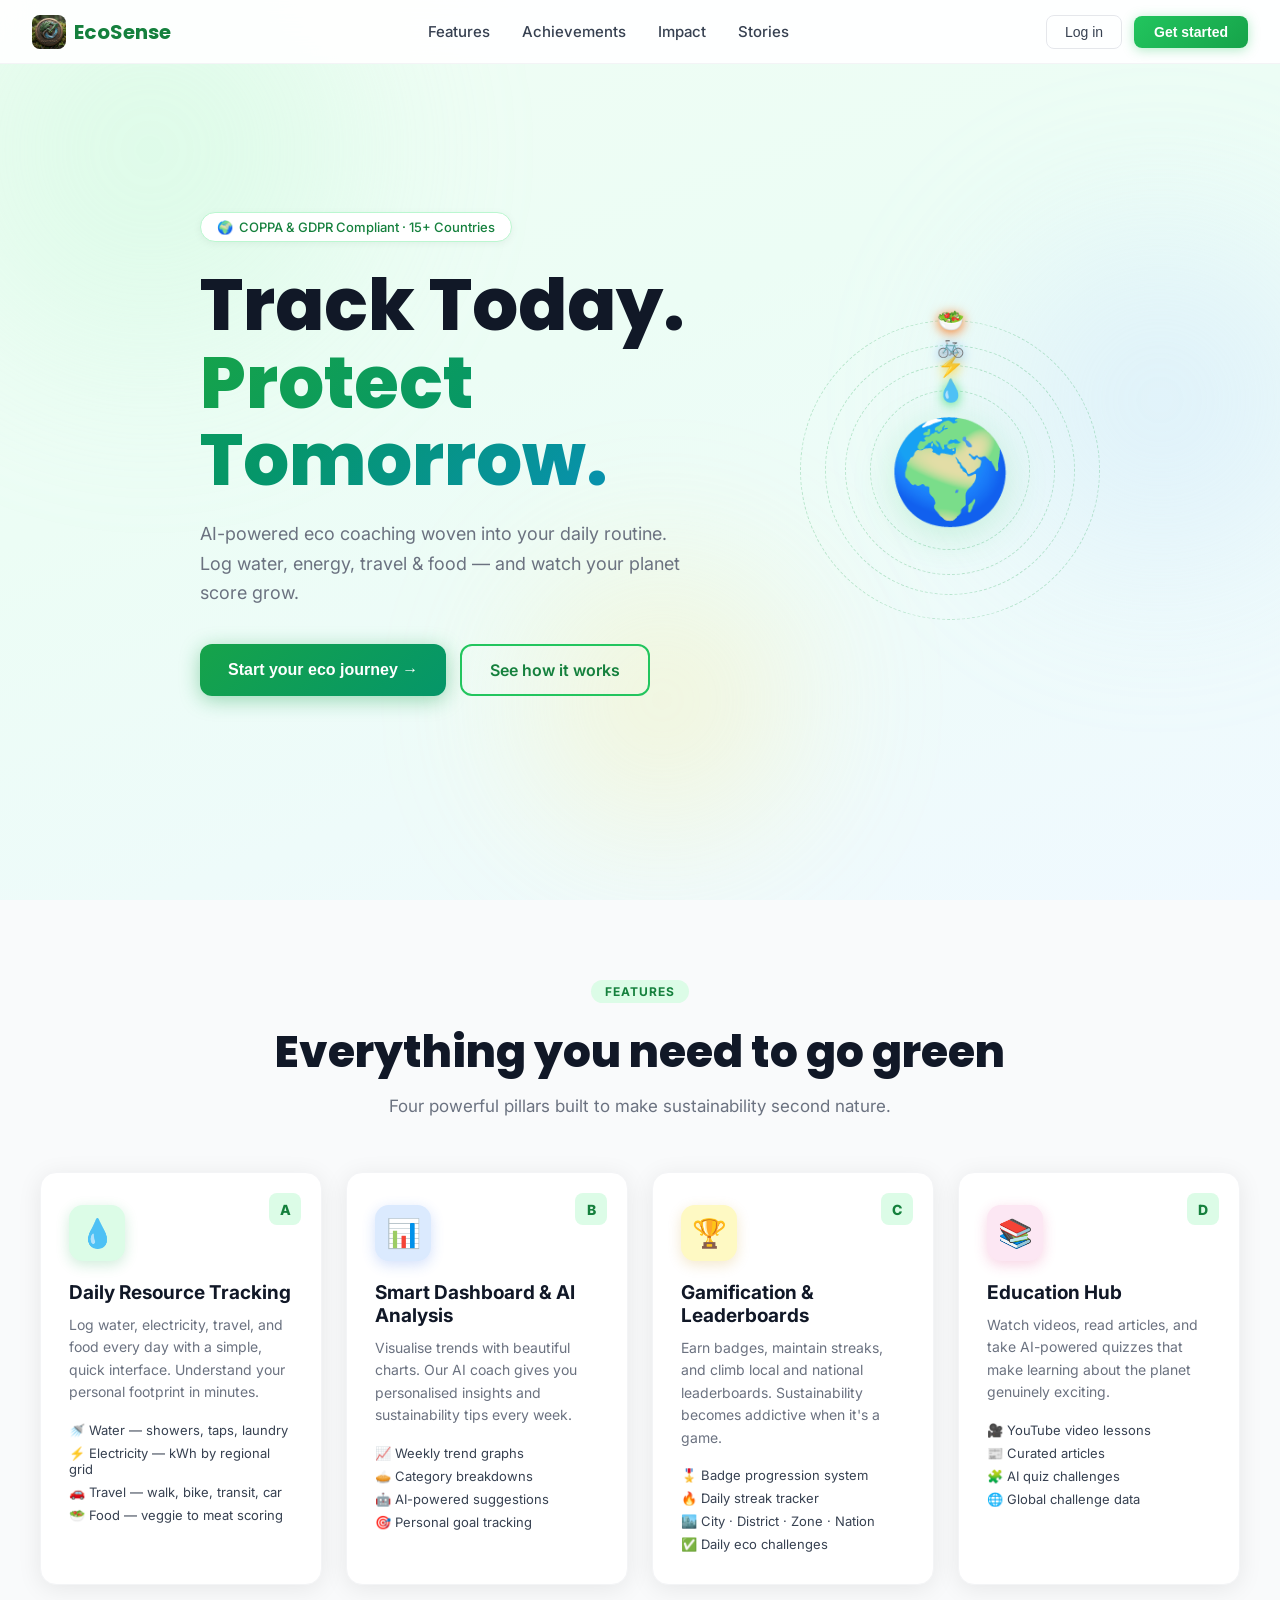
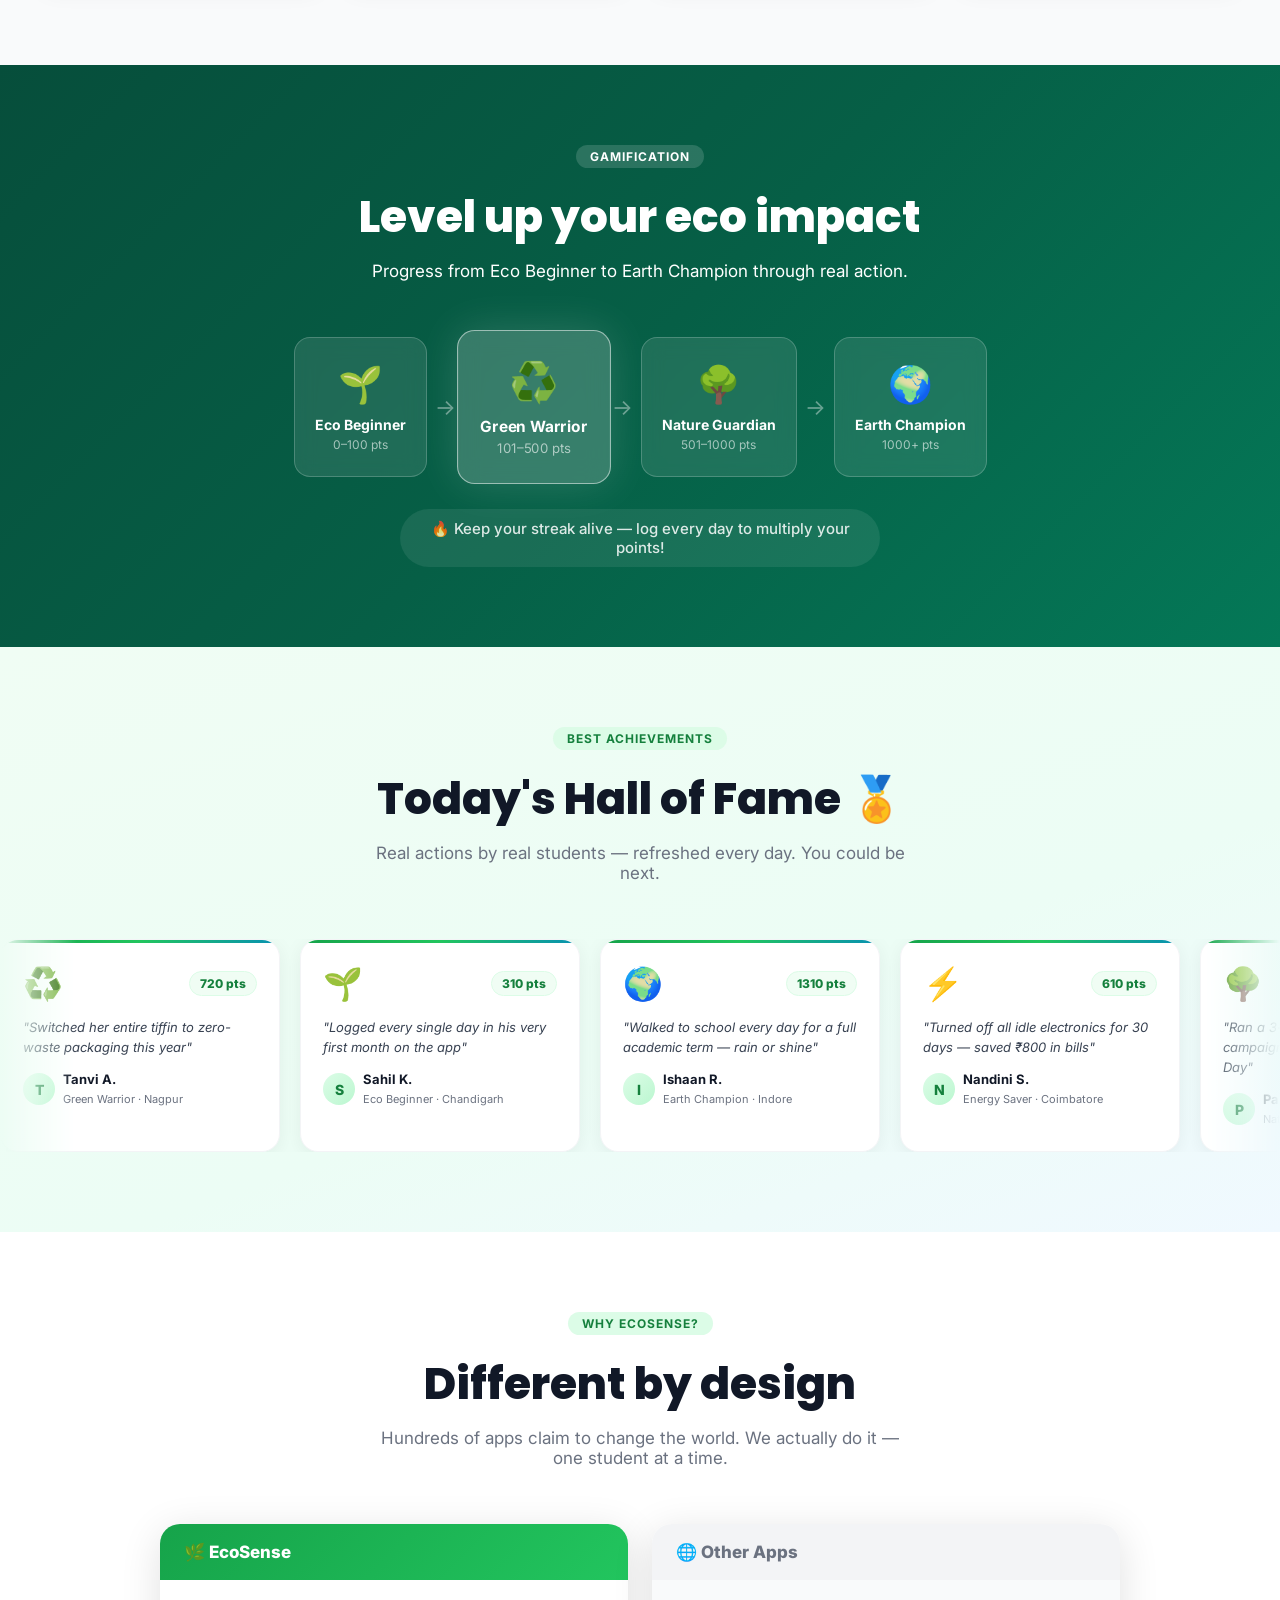
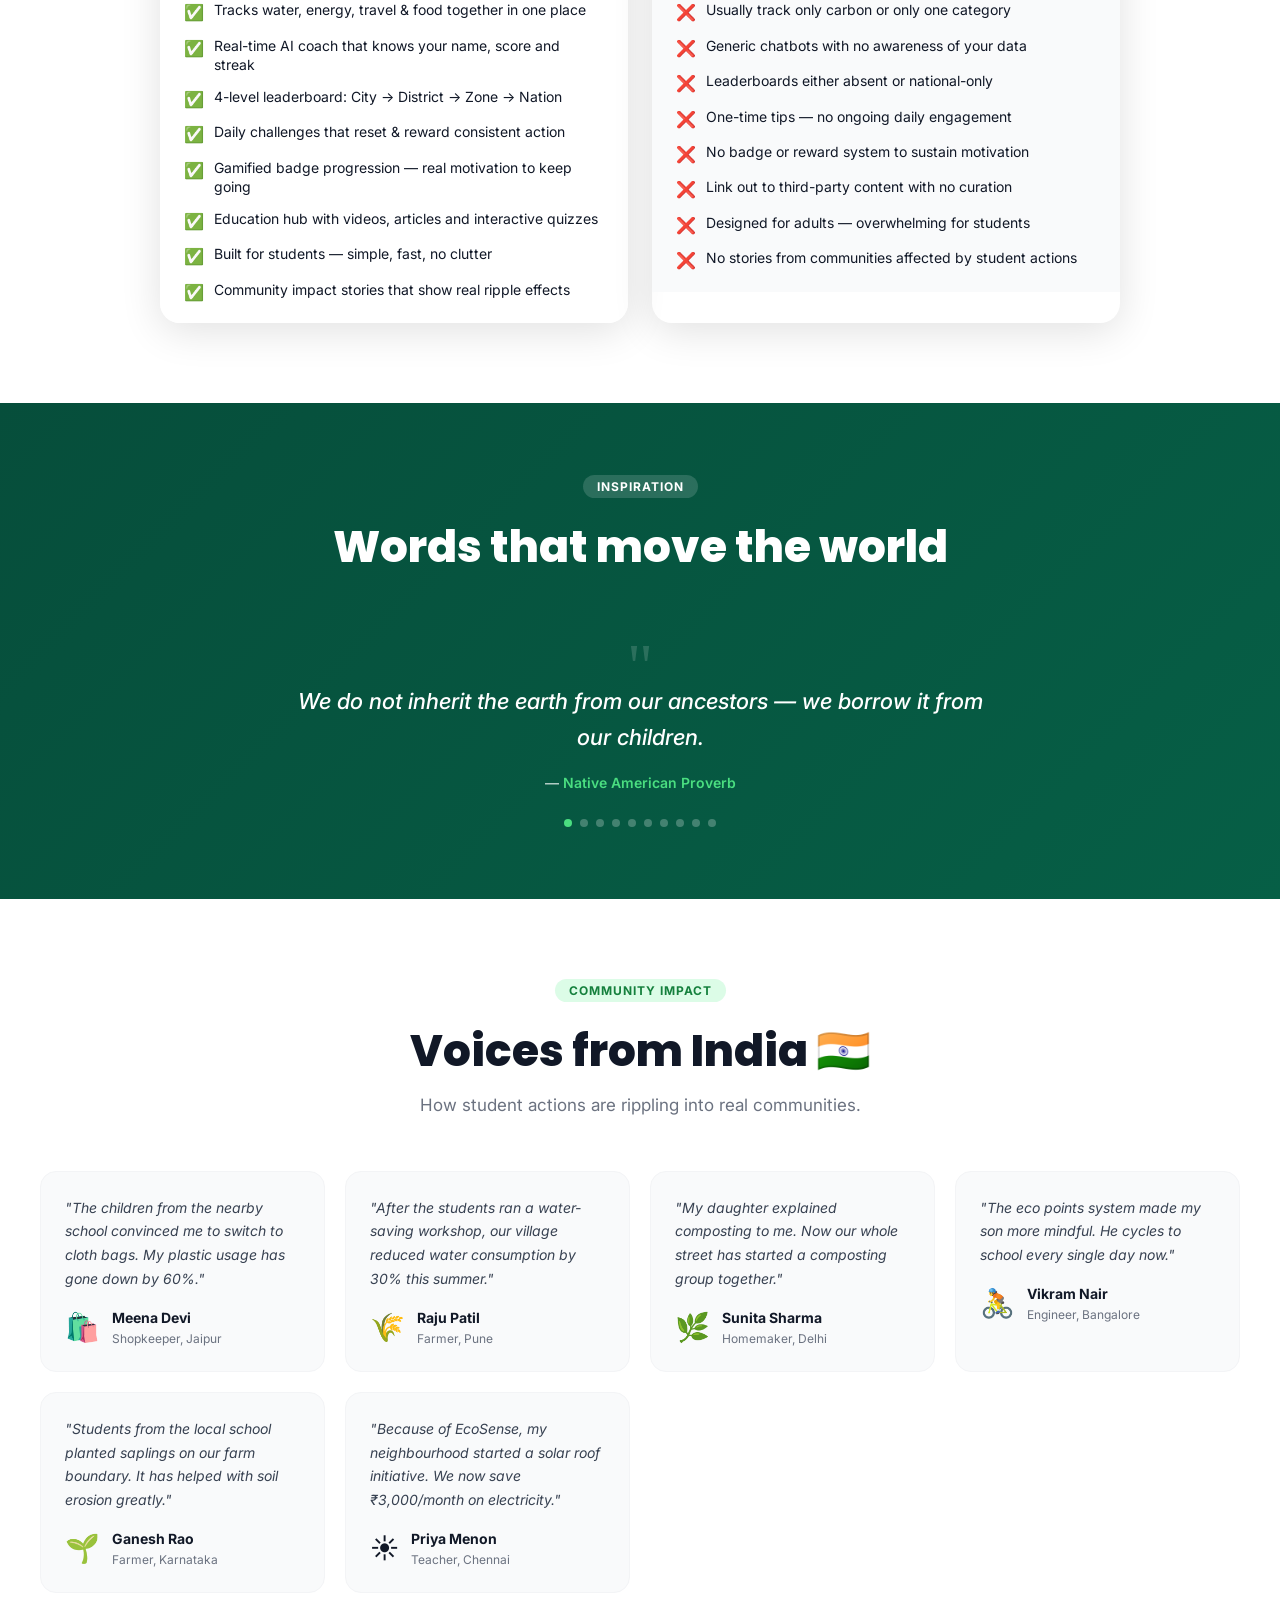
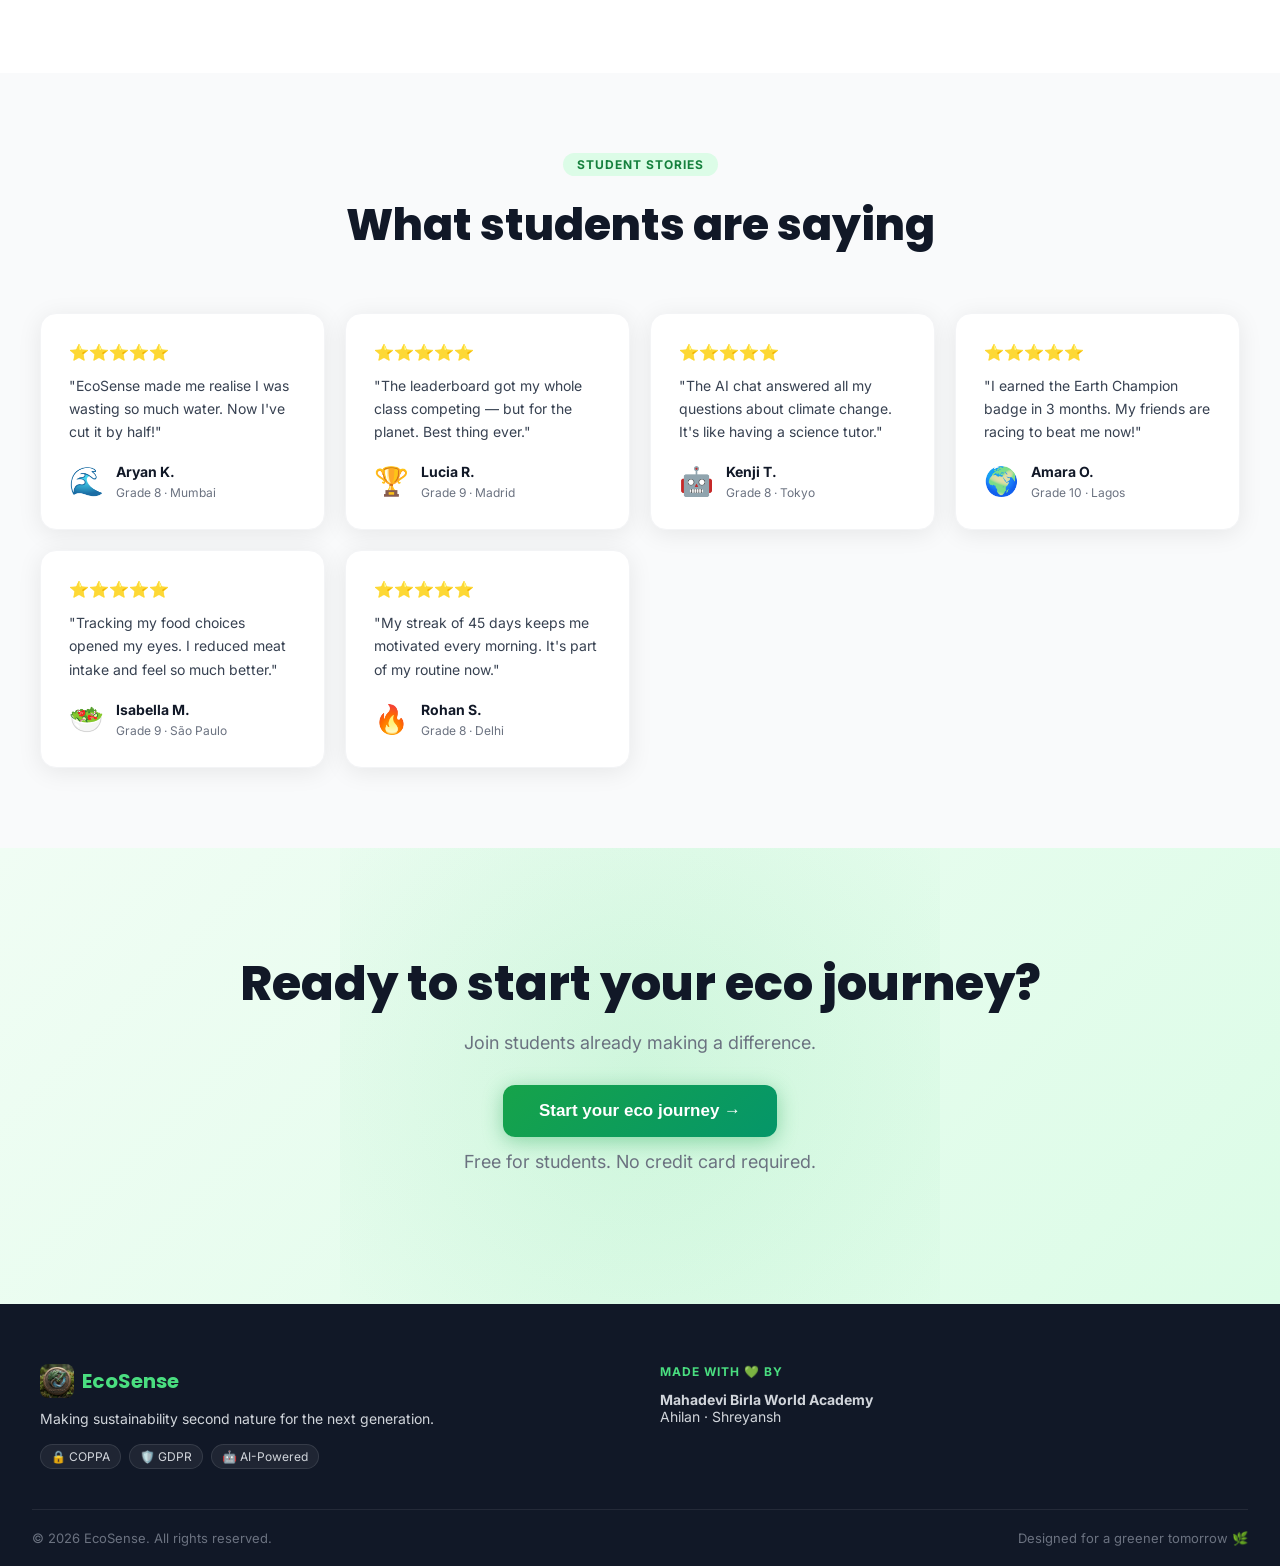
<file: index.html>
<!DOCTYPE html>
<html lang="en">
<head>
  <meta charset="UTF-8" />
  <meta name="viewport" content="width=device-width, initial-scale=1.0"/>
  <title>EcoSense — Track Today. Protect Tomorrow.</title>
  <link rel="stylesheet" href="styles.css" />
  <link href="https://fonts.googleapis.com/css2?family=Inter:wght@300;400;500;600;700;800;900&family=Poppins:wght@400;500;600;700;800&display=swap" rel="stylesheet"/>
</head>
<body>

<!-- NAV -->
<nav class="navbar">
  <div class="nav-inner">
    <a href="index.html" class="logo">
      <img src="logo.png" alt="EcoSense" class="nav-logo-img" onerror="this.style.display='none'"/>
      <span class="logo-text">EcoSense</span>
    </a>
    <div class="nav-links">
      <a href="#features">Features</a>
      <a href="#achievements">Achievements</a>
      <a href="#impact">Impact</a>
      <a href="#testimonials">Stories</a>
    </div>
    <div class="nav-auth">
      <button class="btn-ghost" onclick="openAuth('login')">Log in</button>
      <button class="btn-primary" onclick="openAuth('register')">Get started</button>
    </div>
  </div>
</nav>

<!-- HERO -->
<section class="hero">
  <div class="hero-bg-blobs">
    <div class="blob blob-1"></div>
    <div class="blob blob-2"></div>
    <div class="blob blob-3"></div>
  </div>
  <div class="hero-content">
    <div class="hero-badge"><span>🌍</span> COPPA &amp; GDPR Compliant · 15+ Countries</div>
    <h1 class="hero-title">Track Today.<br/><span class="gradient-text">Protect Tomorrow.</span></h1>
    <p class="hero-subtitle">AI-powered eco coaching woven into your daily routine. Log water, energy, travel &amp; food — and watch your planet score grow.</p>
    <div class="hero-ctas">
      <button class="btn-hero-primary" onclick="openAuth('register')">Start your eco journey →</button>
      <a href="#features" class="btn-hero-ghost">See how it works</a>
    </div>
  </div>
  <div class="hero-visual">
    <div class="earth-wrapper">
      <div class="earth">🌍</div>
      <div class="orbit orbit-1"><div class="orbit-dot" style="--c:#4ade80">💧</div></div>
      <div class="orbit orbit-2"><div class="orbit-dot" style="--c:#facc15">⚡</div></div>
      <div class="orbit orbit-3"><div class="orbit-dot" style="--c:#60a5fa">🚲</div></div>
      <div class="orbit orbit-4"><div class="orbit-dot" style="--c:#f97316">🥗</div></div>
    </div>
  </div>
</section>

<!-- FEATURES -->
<section class="features" id="features">
  <div class="section-header">
    <div class="section-tag">Features</div>
    <h2>Everything you need to go green</h2>
    <p>Four powerful pillars built to make sustainability second nature.</p>
  </div>
  <div class="feature-grid">
    <div class="feature-card">
      <div class="feat-label">A</div>
      <div class="feat-icon-wrap" style="--bg:#dcfce7;--clr:#16a34a">💧</div>
      <h3>Daily Resource Tracking</h3>
      <p>Log water, electricity, travel, and food every day with a simple, quick interface. Understand your personal footprint in minutes.</p>
      <ul class="feat-list">
        <li>🚿 Water — showers, taps, laundry</li>
        <li>⚡ Electricity — kWh by regional grid</li>
        <li>🚗 Travel — walk, bike, transit, car</li>
        <li>🥗 Food — veggie to meat scoring</li>
      </ul>
    </div>
    <div class="feature-card">
      <div class="feat-label">B</div>
      <div class="feat-icon-wrap" style="--bg:#dbeafe;--clr:#2563eb">📊</div>
      <h3>Smart Dashboard &amp; AI Analysis</h3>
      <p>Visualise trends with beautiful charts. Our AI coach gives you personalised insights and sustainability tips every week.</p>
      <ul class="feat-list">
        <li>📈 Weekly trend graphs</li>
        <li>🥧 Category breakdowns</li>
        <li>🤖 AI-powered suggestions</li>
        <li>🎯 Personal goal tracking</li>
      </ul>
    </div>
    <div class="feature-card">
      <div class="feat-label">C</div>
      <div class="feat-icon-wrap" style="--bg:#fef9c3;--clr:#ca8a04">🏆</div>
      <h3>Gamification &amp; Leaderboards</h3>
      <p>Earn badges, maintain streaks, and climb local and national leaderboards. Sustainability becomes addictive when it's a game.</p>
      <ul class="feat-list">
        <li>🎖️ Badge progression system</li>
        <li>🔥 Daily streak tracker</li>
        <li>🏙️ City · District · Zone · Nation</li>
        <li>✅ Daily eco challenges</li>
      </ul>
    </div>
    <div class="feature-card">
      <div class="feat-label">D</div>
      <div class="feat-icon-wrap" style="--bg:#fce7f3;--clr:#db2777">📚</div>
      <h3>Education Hub</h3>
      <p>Watch videos, read articles, and take AI-powered quizzes that make learning about the planet genuinely exciting.</p>
      <ul class="feat-list">
        <li>🎥 YouTube video lessons</li>
        <li>📰 Curated articles</li>
        <li>🧩 AI quiz challenges</li>
        <li>🌐 Global challenge data</li>
      </ul>
    </div>
  </div>
</section>

<!-- GAMIFICATION SHOWCASE -->
<section class="gamification-section" id="gamification">
  <div class="section-header light">
    <div class="section-tag dark">Gamification</div>
    <h2>Level up your eco impact</h2>
    <p>Progress from Eco Beginner to Earth Champion through real action.</p>
  </div>
  <div class="badges-showcase">
    <div class="badge-card">
      <div class="badge-icon">🌱</div>
      <div class="badge-name">Eco Beginner</div>
      <div class="badge-pts">0–100 pts</div>
    </div>
    <div class="badge-arrow">→</div>
    <div class="badge-card active">
      <div class="badge-icon">♻️</div>
      <div class="badge-name">Green Warrior</div>
      <div class="badge-pts">101–500 pts</div>
    </div>
    <div class="badge-arrow">→</div>
    <div class="badge-card">
      <div class="badge-icon">🌳</div>
      <div class="badge-name">Nature Guardian</div>
      <div class="badge-pts">501–1000 pts</div>
    </div>
    <div class="badge-arrow">→</div>
    <div class="badge-card">
      <div class="badge-icon">🌍</div>
      <div class="badge-name">Earth Champion</div>
      <div class="badge-pts">1000+ pts</div>
    </div>
  </div>
  <div class="streak-banner">
    <span>🔥 Keep your streak alive — log every day to multiply your points!</span>
  </div>
</section>

<!-- BEST ACHIEVEMENTS (daily rotating carousel) -->
<section class="achievements-section" id="achievements">
  <div class="section-header">
    <div class="section-tag">Best Achievements</div>
    <h2>Today's Hall of Fame 🏅</h2>
    <p>Real actions by real students — refreshed every day. You could be next.</p>
  </div>
  <div class="achievements-overflow">
    <div class="achievements-track" id="achievementsTrack">
      <!-- populated by JS -->
    </div>
  </div>
</section>

<!-- WHY ECOSENSE IS BETTER -->
<section class="comparison-section">
  <div class="comparison-wrapper">
    <div class="section-header">
      <div class="section-tag">Why EcoSense?</div>
      <h2>Different by design</h2>
      <p>Hundreds of apps claim to change the world. We actually do it — one student at a time.</p>
    </div>
    <div class="comparison-grid">
      <div class="comparison-col us">
        <div class="col-header">🌿 EcoSense</div>
        <ul class="comparison-list">
          <li class="comparison-row"><span class="cmp-icon">✅</span> Tracks water, energy, travel &amp; food together in one place</li>
          <li class="comparison-row"><span class="cmp-icon">✅</span> Real-time AI coach that knows your name, score and streak</li>
          <li class="comparison-row"><span class="cmp-icon">✅</span> 4-level leaderboard: City → District → Zone → Nation</li>
          <li class="comparison-row"><span class="cmp-icon">✅</span> Daily challenges that reset &amp; reward consistent action</li>
          <li class="comparison-row"><span class="cmp-icon">✅</span> Gamified badge progression — real motivation to keep going</li>
          <li class="comparison-row"><span class="cmp-icon">✅</span> Education hub with videos, articles and interactive quizzes</li>
          <li class="comparison-row"><span class="cmp-icon">✅</span> Built for students — simple, fast, no clutter</li>
          <li class="comparison-row"><span class="cmp-icon">✅</span> Community impact stories that show real ripple effects</li>
        </ul>
      </div>
      <div class="comparison-col others">
        <div class="col-header">🌐 Other Apps</div>
        <ul class="comparison-list">
          <li class="comparison-row"><span class="cmp-icon">❌</span> Usually track only carbon or only one category</li>
          <li class="comparison-row"><span class="cmp-icon">❌</span> Generic chatbots with no awareness of your data</li>
          <li class="comparison-row"><span class="cmp-icon">❌</span> Leaderboards either absent or national-only</li>
          <li class="comparison-row"><span class="cmp-icon">❌</span> One-time tips — no ongoing daily engagement</li>
          <li class="comparison-row"><span class="cmp-icon">❌</span> No badge or reward system to sustain motivation</li>
          <li class="comparison-row"><span class="cmp-icon">❌</span> Link out to third-party content with no curation</li>
          <li class="comparison-row"><span class="cmp-icon">❌</span> Designed for adults — overwhelming for students</li>
          <li class="comparison-row"><span class="cmp-icon">❌</span> No stories from communities affected by student actions</li>
        </ul>
      </div>
    </div>
  </div>
</section>

<!-- INSPIRATIONAL QUOTES -->
<section class="quotes-section">
  <div class="quotes-inner">
    <div class="section-header light">
      <div class="section-tag dark">Inspiration</div>
      <h2>Words that move the world</h2>
    </div>
    <div class="quote-display" id="quoteDisplay">
      <div class="quote-mark">"</div>
      <p class="quote-text" id="quoteText">Loading...</p>
      <p class="quote-author" id="quoteAuthor"></p>
    </div>
    <div class="quote-dots" id="quoteDots"></div>
  </div>
</section>

<!-- COMMUNITY IMPACT -->
<section class="impact-section" id="impact">
  <div class="section-header">
    <div class="section-tag">Community Impact</div>
    <h2>Voices from India 🇮🇳</h2>
    <p>How student actions are rippling into real communities.</p>
  </div>
  <div class="impact-grid">
    <div class="impact-card">
      <div class="impact-quote">"The children from the nearby school convinced me to switch to cloth bags. My plastic usage has gone down by 60%."</div>
      <div class="impact-person"><span class="impact-emoji">🛍️</span><div><strong>Meena Devi</strong><br/><small>Shopkeeper, Jaipur</small></div></div>
    </div>
    <div class="impact-card">
      <div class="impact-quote">"After the students ran a water-saving workshop, our village reduced water consumption by 30% this summer."</div>
      <div class="impact-person"><span class="impact-emoji">🌾</span><div><strong>Raju Patil</strong><br/><small>Farmer, Pune</small></div></div>
    </div>
    <div class="impact-card">
      <div class="impact-quote">"My daughter explained composting to me. Now our whole street has started a composting group together."</div>
      <div class="impact-person"><span class="impact-emoji">🌿</span><div><strong>Sunita Sharma</strong><br/><small>Homemaker, Delhi</small></div></div>
    </div>
    <div class="impact-card">
      <div class="impact-quote">"The eco points system made my son more mindful. He cycles to school every single day now."</div>
      <div class="impact-person"><span class="impact-emoji">🚴</span><div><strong>Vikram Nair</strong><br/><small>Engineer, Bangalore</small></div></div>
    </div>
    <div class="impact-card">
      <div class="impact-quote">"Students from the local school planted saplings on our farm boundary. It has helped with soil erosion greatly."</div>
      <div class="impact-person"><span class="impact-emoji">🌱</span><div><strong>Ganesh Rao</strong><br/><small>Farmer, Karnataka</small></div></div>
    </div>
    <div class="impact-card">
      <div class="impact-quote">"Because of EcoSense, my neighbourhood started a solar roof initiative. We now save ₹3,000/month on electricity."</div>
      <div class="impact-person"><span class="impact-emoji">☀️</span><div><strong>Priya Menon</strong><br/><small>Teacher, Chennai</small></div></div>
    </div>
  </div>
</section>

<!-- TESTIMONIALS -->
<section class="testimonials-section" id="testimonials">
  <div class="section-header">
    <div class="section-tag">Student Stories</div>
    <h2>What students are saying</h2>
  </div>
  <div class="testimonials-grid">
    <div class="testimonial-card">
      <div class="stars">⭐⭐⭐⭐⭐</div>
      <p>"EcoSense made me realise I was wasting so much water. Now I've cut it by half!"</p>
      <div class="testimonial-author"><span class="t-emoji">🌊</span><div><strong>Aryan K.</strong><br/><small>Grade 8 · Mumbai</small></div></div>
    </div>
    <div class="testimonial-card">
      <div class="stars">⭐⭐⭐⭐⭐</div>
      <p>"The leaderboard got my whole class competing — but for the planet. Best thing ever."</p>
      <div class="testimonial-author"><span class="t-emoji">🏆</span><div><strong>Lucia R.</strong><br/><small>Grade 9 · Madrid</small></div></div>
    </div>
    <div class="testimonial-card">
      <div class="stars">⭐⭐⭐⭐⭐</div>
      <p>"The AI chat answered all my questions about climate change. It's like having a science tutor."</p>
      <div class="testimonial-author"><span class="t-emoji">🤖</span><div><strong>Kenji T.</strong><br/><small>Grade 8 · Tokyo</small></div></div>
    </div>
    <div class="testimonial-card">
      <div class="stars">⭐⭐⭐⭐⭐</div>
      <p>"I earned the Earth Champion badge in 3 months. My friends are racing to beat me now!"</p>
      <div class="testimonial-author"><span class="t-emoji">🌍</span><div><strong>Amara O.</strong><br/><small>Grade 10 · Lagos</small></div></div>
    </div>
    <div class="testimonial-card">
      <div class="stars">⭐⭐⭐⭐⭐</div>
      <p>"Tracking my food choices opened my eyes. I reduced meat intake and feel so much better."</p>
      <div class="testimonial-author"><span class="t-emoji">🥗</span><div><strong>Isabella M.</strong><br/><small>Grade 9 · São Paulo</small></div></div>
    </div>
    <div class="testimonial-card">
      <div class="stars">⭐⭐⭐⭐⭐</div>
      <p>"My streak of 45 days keeps me motivated every morning. It's part of my routine now."</p>
      <div class="testimonial-author"><span class="t-emoji">🔥</span><div><strong>Rohan S.</strong><br/><small>Grade 8 · Delhi</small></div></div>
    </div>
  </div>
</section>

<!-- CTA -->
<section class="cta-section">
  <div class="cta-blob"></div>
  <div class="cta-content">
    <h2>Ready to start your eco journey?</h2>
    <p>Join students already making a difference.</p>
    <button class="btn-hero-primary large" onclick="openAuth('register')">Start your eco journey →</button>
    <p class="cta-note">Free for students. No credit card required.</p>
  </div>
</section>

<!-- FOOTER -->
<footer class="footer">
  <div class="footer-inner">
    <div class="footer-brand">
      <div class="logo">
        <img src="logo.png" alt="EcoSense" class="nav-logo-img" onerror="this.style.display='none'"/>
        <span class="logo-text">EcoSense</span>
      </div>
      <p>Making sustainability second nature for the next generation.</p>
      <div class="footer-trust">
        <span>🔒 COPPA</span><span>🛡️ GDPR</span><span>🤖 AI-Powered</span>
      </div>
    </div>
    <div class="footer-credits">
      <div class="footer-section-title">Made with 💚 by</div>
      <p><strong>Mahadevi Birla World Academy</strong></p>
      <p>Ahilan · Shreyansh</p>
    </div>
  </div>
  <div class="footer-bottom">
    <span>© 2026 EcoSense. All rights reserved.</span>
    <span>Designed for a greener tomorrow 🌿</span>
  </div>
</footer>

<!-- AUTH MODAL -->
<div class="auth-overlay" id="authModal" onclick="handleOverlayClick(event)">
  <div class="auth-modal">
    <button class="auth-close" onclick="closeAuth()">✕</button>
    <div class="auth-modal-header">
      <img src="logo.png" alt="" style="width:48px;height:48px;border-radius:10px;object-fit:cover;margin-bottom:8px" onerror="this.outerHTML='<span style=font-size:36px;display:block;margin-bottom:8px>🌿</span>'"/>
      <h2>Welcome to EcoSense</h2>
      <p>Track your habits. Protect the planet.</p>
    </div>
    <div class="auth-tabs">
      <button class="auth-tab active" data-tab="login"    onclick="switchAuthTab('login')">Log In</button>
      <button class="auth-tab"        data-tab="register" onclick="switchAuthTab('register')">Sign Up</button>
    </div>

    <!-- LOGIN -->
    <form class="auth-form active" id="form-login" onsubmit="handleLogin(event)">
      <div class="auth-field">
        <label>Email address</label>
        <input type="email" id="login-email" placeholder="you@school.com" required autocomplete="email"/>
      </div>
      <div class="auth-field">
        <label>Password</label>
        <input type="password" id="login-password" placeholder="Enter your password" required autocomplete="current-password"/>
      </div>
      <div class="auth-error" id="login-error"></div>
      <button type="submit" class="auth-submit">Log In →</button>
    </form>

    <!-- REGISTER -->
    <form class="auth-form" id="form-register" onsubmit="handleRegister(event)">
      <div class="auth-field">
        <label>Your full name</label>
        <input type="text" id="reg-name" placeholder="e.g. Aryan Kumar" required autocomplete="name"/>
      </div>
      <div class="auth-field">
        <label>Email address</label>
        <input type="email" id="reg-email" placeholder="you@school.com" required autocomplete="email"/>
      </div>
      <div class="auth-field">
        <label>Your city</label>
        <input type="text" id="reg-city" placeholder="e.g. Mumbai" required/>
      </div>
      <div class="auth-field">
        <label>Your nation / country</label>
        <input type="text" id="reg-nation" placeholder="e.g. India" required/>
      </div>
      <div class="auth-field">
        <label>Password</label>
        <input type="password" id="reg-password" placeholder="At least 6 characters" required autocomplete="new-password"/>
      </div>
      <div class="auth-field">
        <label>Confirm password</label>
        <input type="password" id="reg-confirm" placeholder="Repeat password" required autocomplete="new-password"/>
      </div>
      <div class="auth-error" id="reg-error"></div>
      <button type="submit" class="auth-submit">Create Account →</button>
    </form>
  </div>
</div>

<script>
// =====================================================================
//  DATA
// =====================================================================
const ACHIEVEMENTS_POOL = [
  { name:'Aditya K.', city:'Mumbai', badge:'🌍', title:'Earth Champion', feat:'Logged 60 consecutive days without missing one single entry', pts:1240 },
  { name:'Riya S.', city:'Delhi', badge:'🌳', title:'Nature Guardian', feat:'Cycled to school every day for two whole months', pts:890 },
  { name:'Shreya M.', city:'Pune', badge:'♻️', title:'Green Warrior', feat:'Convinced her entire family to switch to LED bulbs throughout the house', pts:650 },
  { name:'Karan P.', city:'Bangalore', badge:'💧', title:'Water Hero', feat:'Reduced shower time to under 4 minutes daily for a month', pts:540 },
  { name:'Ananya T.', city:'Chennai', badge:'⚡', title:'Energy Saver', feat:'Went fully vegetarian for an entire month and shared her journey', pts:780 },
  { name:'Rohan V.', city:'Hyderabad', badge:'🌍', title:'Earth Champion', feat:'Started a composting programme that spread to 12 families', pts:1080 },
  { name:'Priya N.', city:'Kolkata', badge:'🌳', title:'Nature Guardian', feat:'Planted 15 saplings in her neighbourhood park with friends', pts:920 },
  { name:'Arjun L.', city:'Jaipur', badge:'♻️', title:'Green Warrior', feat:'Organised a plastic-free lunch day at school for 200+ students', pts:700 },
  { name:'Meera B.', city:'Ahmedabad', badge:'💧', title:'Water Hero', feat:'Set up a rainwater harvesting system on her rooftop at home', pts:860 },
  { name:'Vikram D.', city:'Lucknow', badge:'⚡', title:'Energy Saver', feat:'Persuaded parents to install solar panels — now energy self-sufficient', pts:990 },
  { name:'Kavya R.', city:'Bhopal', badge:'🌳', title:'Nature Guardian', feat:'Completed a 45-day unbroken eco challenge streak this summer', pts:830 },
  { name:'Dev M.', city:'Surat', badge:'🌍', title:'Earth Champion', feat:'Reduced his family\'s carbon footprint by 40% in just 90 days', pts:1150 },
  { name:'Tanvi A.', city:'Nagpur', badge:'♻️', title:'Green Warrior', feat:'Switched her entire tiffin to zero-waste packaging this year', pts:720 },
  { name:'Sahil K.', city:'Chandigarh', badge:'🌱', title:'Eco Beginner', feat:'Logged every single day in his very first month on the app', pts:310 },
  { name:'Ishaan R.', city:'Indore', badge:'🌍', title:'Earth Champion', feat:'Walked to school every day for a full academic term — rain or shine', pts:1310 },
  { name:'Nandini S.', city:'Coimbatore', badge:'⚡', title:'Energy Saver', feat:'Turned off all idle electronics for 30 days — saved ₹800 in bills', pts:610 },
  { name:'Parth G.', city:'Vadodara', badge:'🌳', title:'Nature Guardian', feat:'Ran a 3-day eco awareness campaign at his school for Earth Day', pts:870 },
  { name:'Simran K.', city:'Amritsar', badge:'💧', title:'Water Hero', feat:'Installed a bucket system in her bathroom and saved 500+ litres', pts:490 },
];

const QUOTES = [
  { text: 'We do not inherit the earth from our ancestors — we borrow it from our children.', author: 'Native American Proverb' },
  { text: 'The Earth does not belong to us. We belong to the Earth.', author: 'Chief Seattle' },
  { text: 'Small acts, when multiplied by millions of people, can transform the world.', author: 'Howard Zinn' },
  { text: 'In every walk with nature, one receives far more than he seeks.', author: 'John Muir' },
  { text: 'What you do makes a difference, and you have to decide what kind of difference you want to make.', author: 'Jane Goodall' },
  { text: 'The greatest threat to our planet is the belief that someone else will save it.', author: 'Robert Swan' },
  { text: 'Act as if what you do makes a difference. It does.', author: 'William James' },
  { text: 'The environment is where we all meet; where we all have a mutual interest.', author: 'Lady Bird Johnson' },
  { text: 'You cannot get through a single day without having an impact on the world around you.', author: 'Jane Goodall' },
  { text: 'It always seems impossible until it\'s done.', author: 'Nelson Mandela' },
];

// =====================================================================
//  AUTH HELPERS
// =====================================================================
function getUsers()  { try { return JSON.parse(localStorage.getItem('eco_users') || '{}'); } catch(e) { return {}; } }
function saveUsers(u){ localStorage.setItem('eco_users', JSON.stringify(u)); }

(function() {
  const email = localStorage.getItem('eco_current');
  if (email) {
    if (getUsers()[email]) window.location.replace('dashboard.html');
    else localStorage.removeItem('eco_current'); // stale session — clear it
  }
})();

// =====================================================================
//  MODAL
// =====================================================================
function openAuth(tab) {
  document.getElementById('authModal').classList.add('open');
  switchAuthTab(tab || 'login');
}
function closeAuth() { document.getElementById('authModal').classList.remove('open'); }
function handleOverlayClick(e) { if (e.target === document.getElementById('authModal')) closeAuth(); }
function switchAuthTab(tab) {
  document.querySelectorAll('.auth-tab').forEach(t => t.classList.toggle('active', t.dataset.tab === tab));
  document.querySelectorAll('.auth-form').forEach(f => f.classList.remove('active'));
  document.getElementById('form-' + tab).classList.add('active');
  document.getElementById('login-error').textContent = '';
  document.getElementById('reg-error').textContent = '';
}

function handleRegister(e) {
  e.preventDefault();
  const name     = document.getElementById('reg-name').value.trim();
  const email    = document.getElementById('reg-email').value.trim().toLowerCase();
  const city     = document.getElementById('reg-city').value.trim();
  const nation   = document.getElementById('reg-nation').value.trim();
  const password = document.getElementById('reg-password').value;
  const confirm  = document.getElementById('reg-confirm').value;
  const errEl    = document.getElementById('reg-error');
  if (!name || !email || !city || !nation) { errEl.textContent = 'Please fill in all fields.'; return; }
  if (password !== confirm)  { errEl.textContent = 'Passwords do not match.'; return; }
  if (password.length < 6)   { errEl.textContent = 'Password must be at least 6 characters.'; return; }
  const users = getUsers();
  if (users[email]) { errEl.textContent = 'An account with this email already exists.'; return; }
  users[email] = { name, email, password, city, nation, points:0, streak:0, lastLogDate:null, waterSaved:0, energySaved:0, logs:[], completedChallenges:{} };
  saveUsers(users);
  localStorage.setItem('eco_current', email);
  window.location.href = 'dashboard.html';
}

function handleLogin(e) {
  e.preventDefault();
  const email    = document.getElementById('login-email').value.trim().toLowerCase();
  const password = document.getElementById('login-password').value;
  const errEl    = document.getElementById('login-error');
  if (!email || !password) { errEl.textContent = 'Please enter your email and password.'; return; }
  const users = getUsers();
  const account = users[email];
  if (!account)                      { errEl.textContent = 'No account found with this email.'; return; }
  if (account.password !== password) { errEl.textContent = 'Incorrect password.'; return; }
  localStorage.setItem('eco_current', email);
  window.location.href = 'dashboard.html';
}

// =====================================================================
//  ACHIEVEMENT CAROUSEL
// =====================================================================
function renderAchievements() {
  const dayIndex = Math.floor(Date.now() / 86400000);
  const start    = (dayIndex * 6) % ACHIEVEMENTS_POOL.length;
  const today6   = [];
  for (let i = 0; i < 6; i++) today6.push(ACHIEVEMENTS_POOL[(start + i) % ACHIEVEMENTS_POOL.length]);
  // Duplicate for seamless loop
  const all = [...today6, ...today6];
  const html = all.map(a => `
    <div class="achievement-card">
      <div class="ach-badge-row">
        <span class="ach-badge-emoji">${a.badge}</span>
        <span class="ach-pts">${a.pts} pts</span>
      </div>
      <p class="ach-feat">"${a.feat}"</p>
      <div class="ach-person">
        <div class="ach-avatar">${a.name.charAt(0)}</div>
        <div class="ach-info">
          <strong>${a.name}</strong>
          <small>${a.title} · ${a.city}</small>
        </div>
      </div>
    </div>`).join('');
  document.getElementById('achievementsTrack').innerHTML = html;
}

// =====================================================================
//  QUOTES ROTATOR
// =====================================================================
let currentQuote = 0;
function renderQuote(index) {
  const q = QUOTES[index];
  const textEl   = document.getElementById('quoteText');
  const authorEl = document.getElementById('quoteAuthor');
  textEl.style.opacity = '0';
  setTimeout(() => {
    textEl.textContent   = q.text;
    authorEl.innerHTML   = '— <span>' + q.author + '</span>';
    textEl.style.opacity = '1';
  }, 300);
  document.querySelectorAll('.q-dot').forEach((d, i) => d.classList.toggle('active', i === index));
}

function renderQuoteDots() {
  const dotsEl = document.getElementById('quoteDots');
  dotsEl.innerHTML = QUOTES.map((_, i) =>
    `<div class="q-dot${i===0?' active':''}" onclick="jumpQuote(${i})"></div>`
  ).join('');
}

function jumpQuote(i) {
  currentQuote = i;
  renderQuote(i);
}

function startQuoteRotation() {
  renderQuoteDots();
  renderQuote(0);
  setInterval(() => {
    currentQuote = (currentQuote + 1) % QUOTES.length;
    renderQuote(currentQuote);
  }, 6000);
}

// =====================================================================
//  INIT
// =====================================================================
window.addEventListener('load', () => {
  renderAchievements();
  startQuoteRotation();
});
</script>
</body>
</html>
</file>
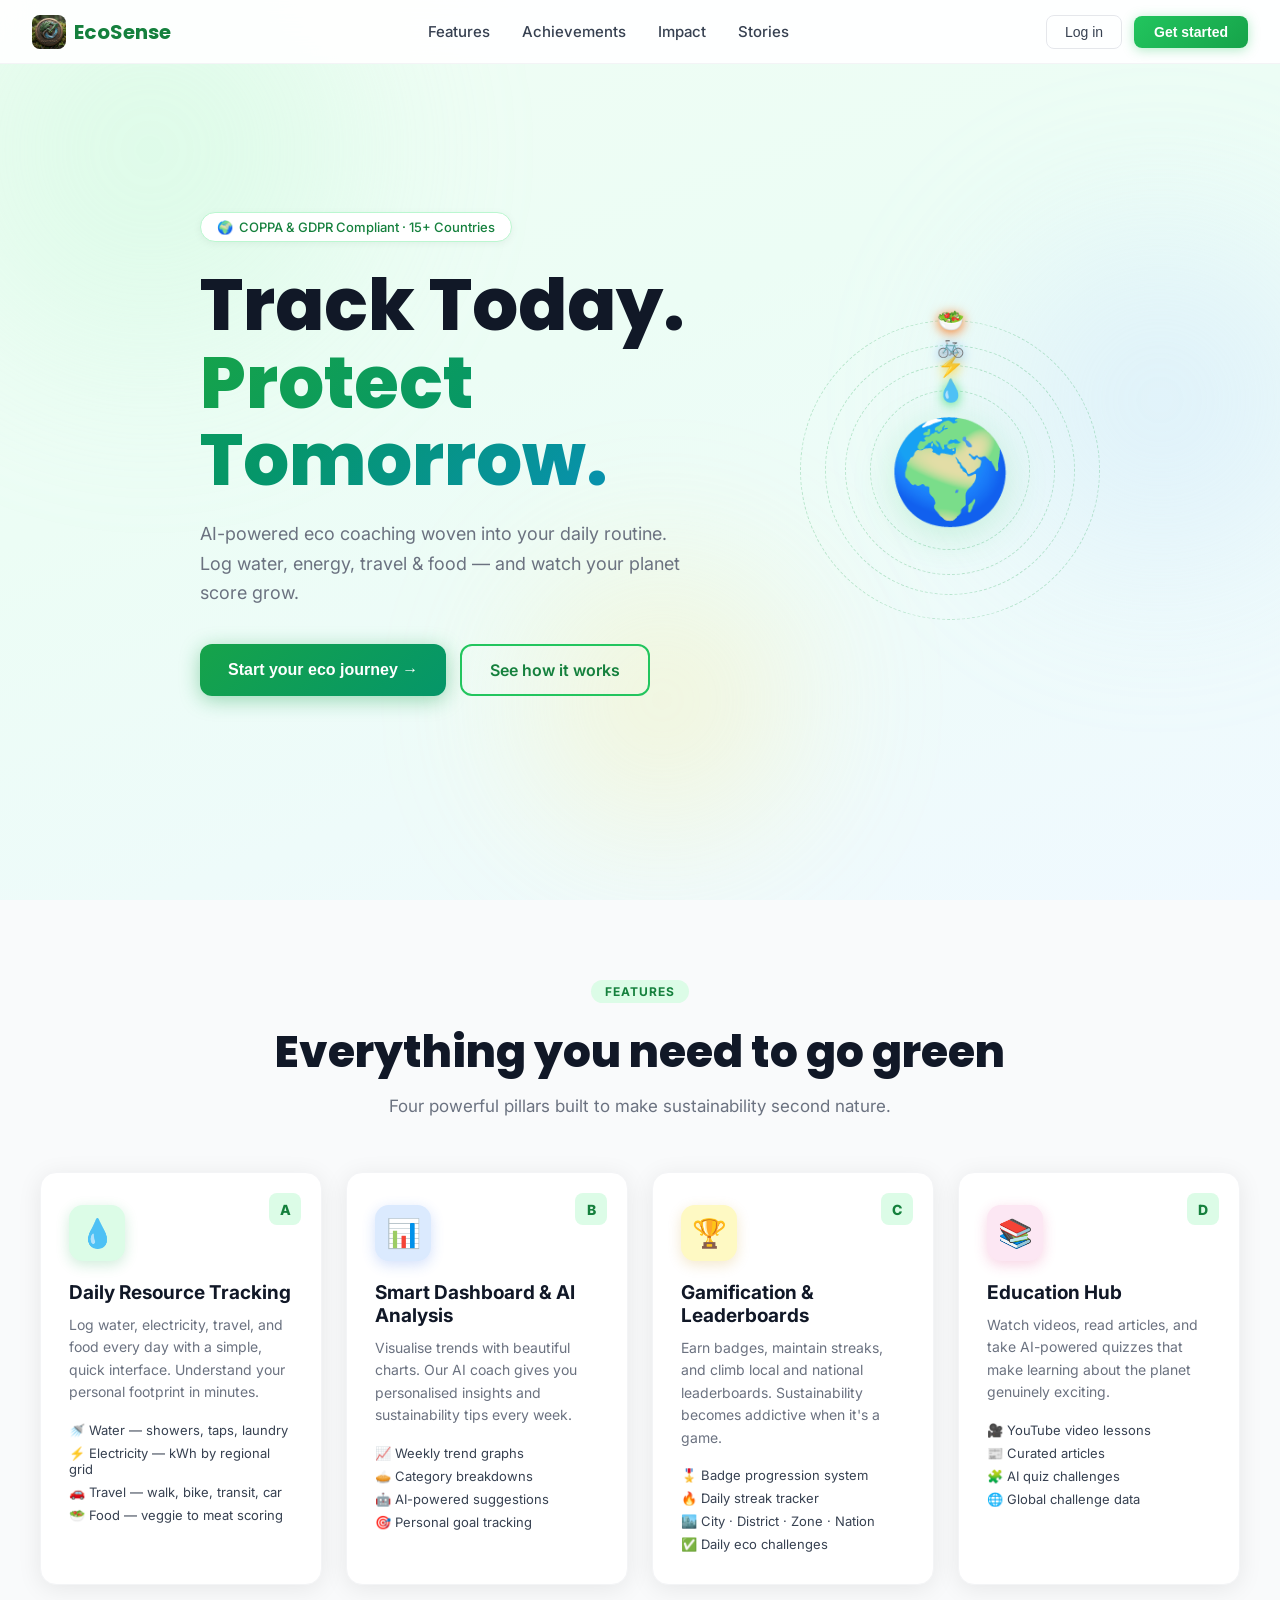
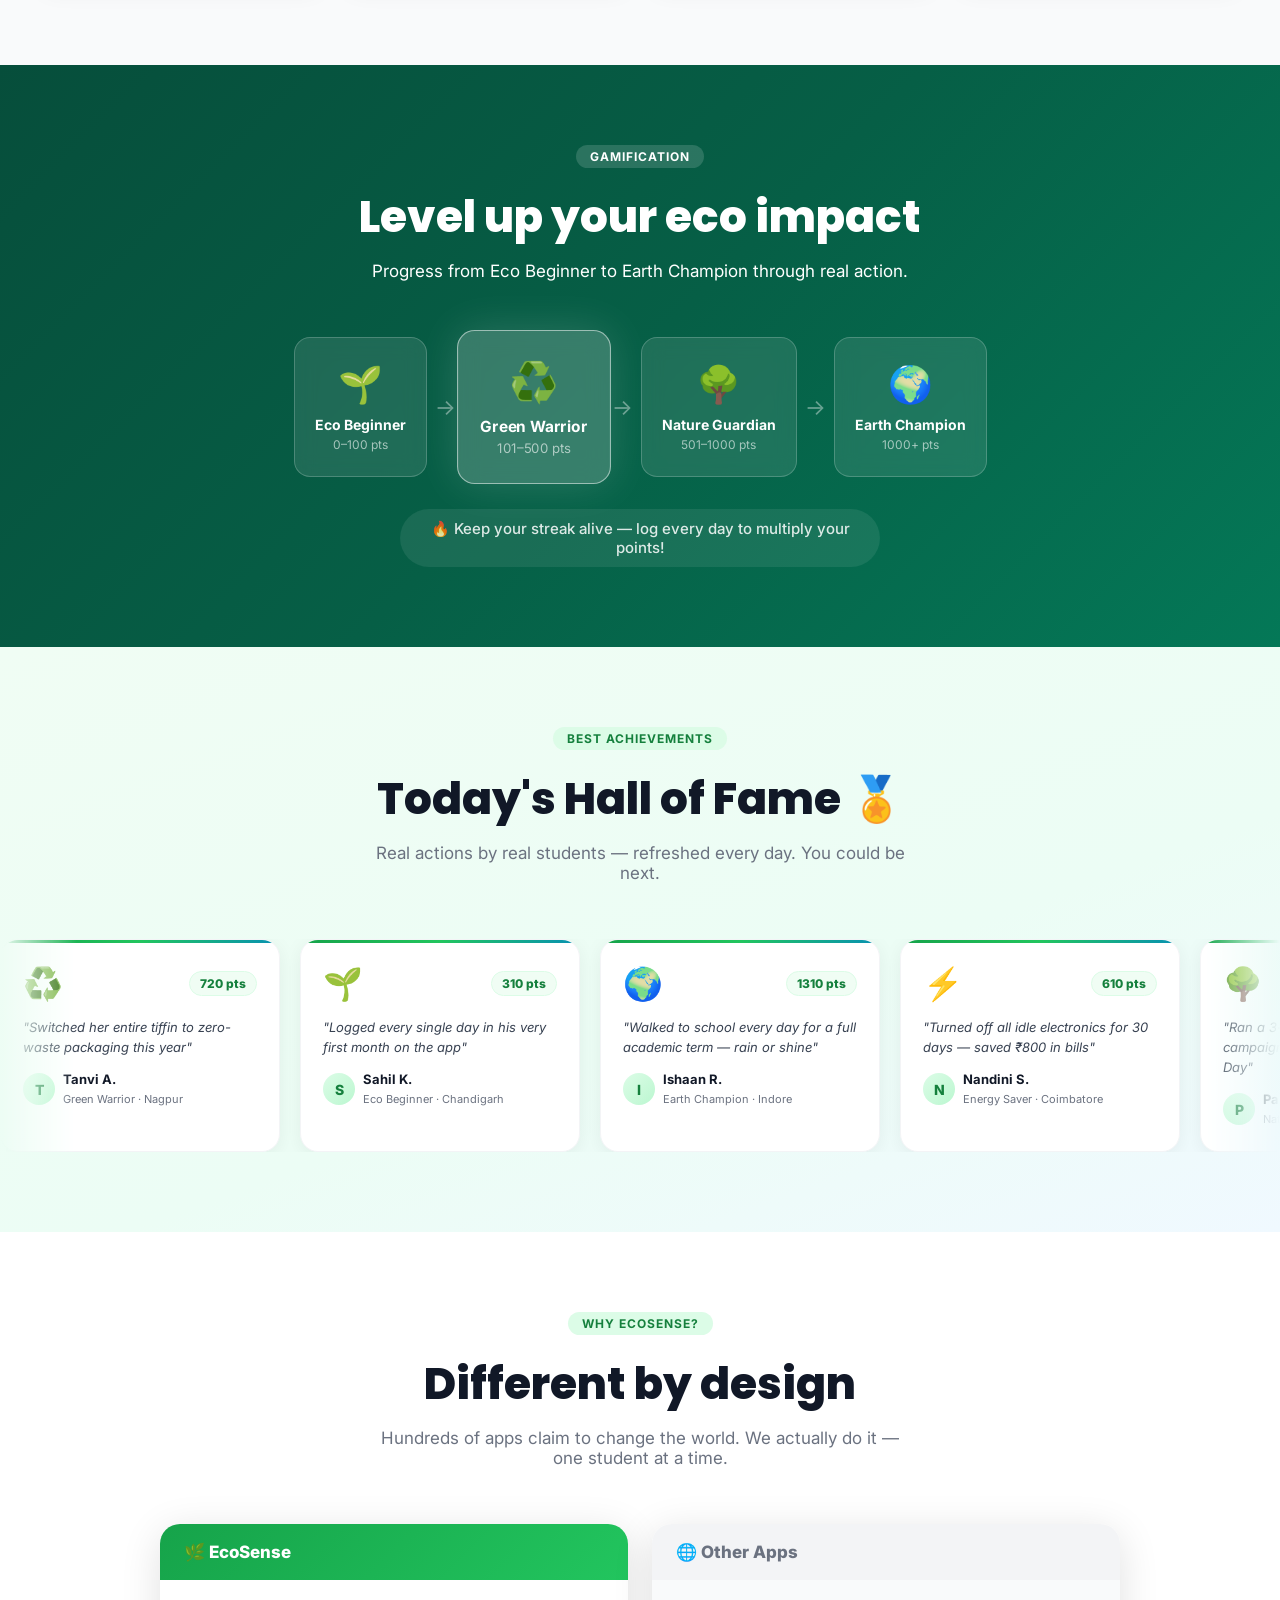
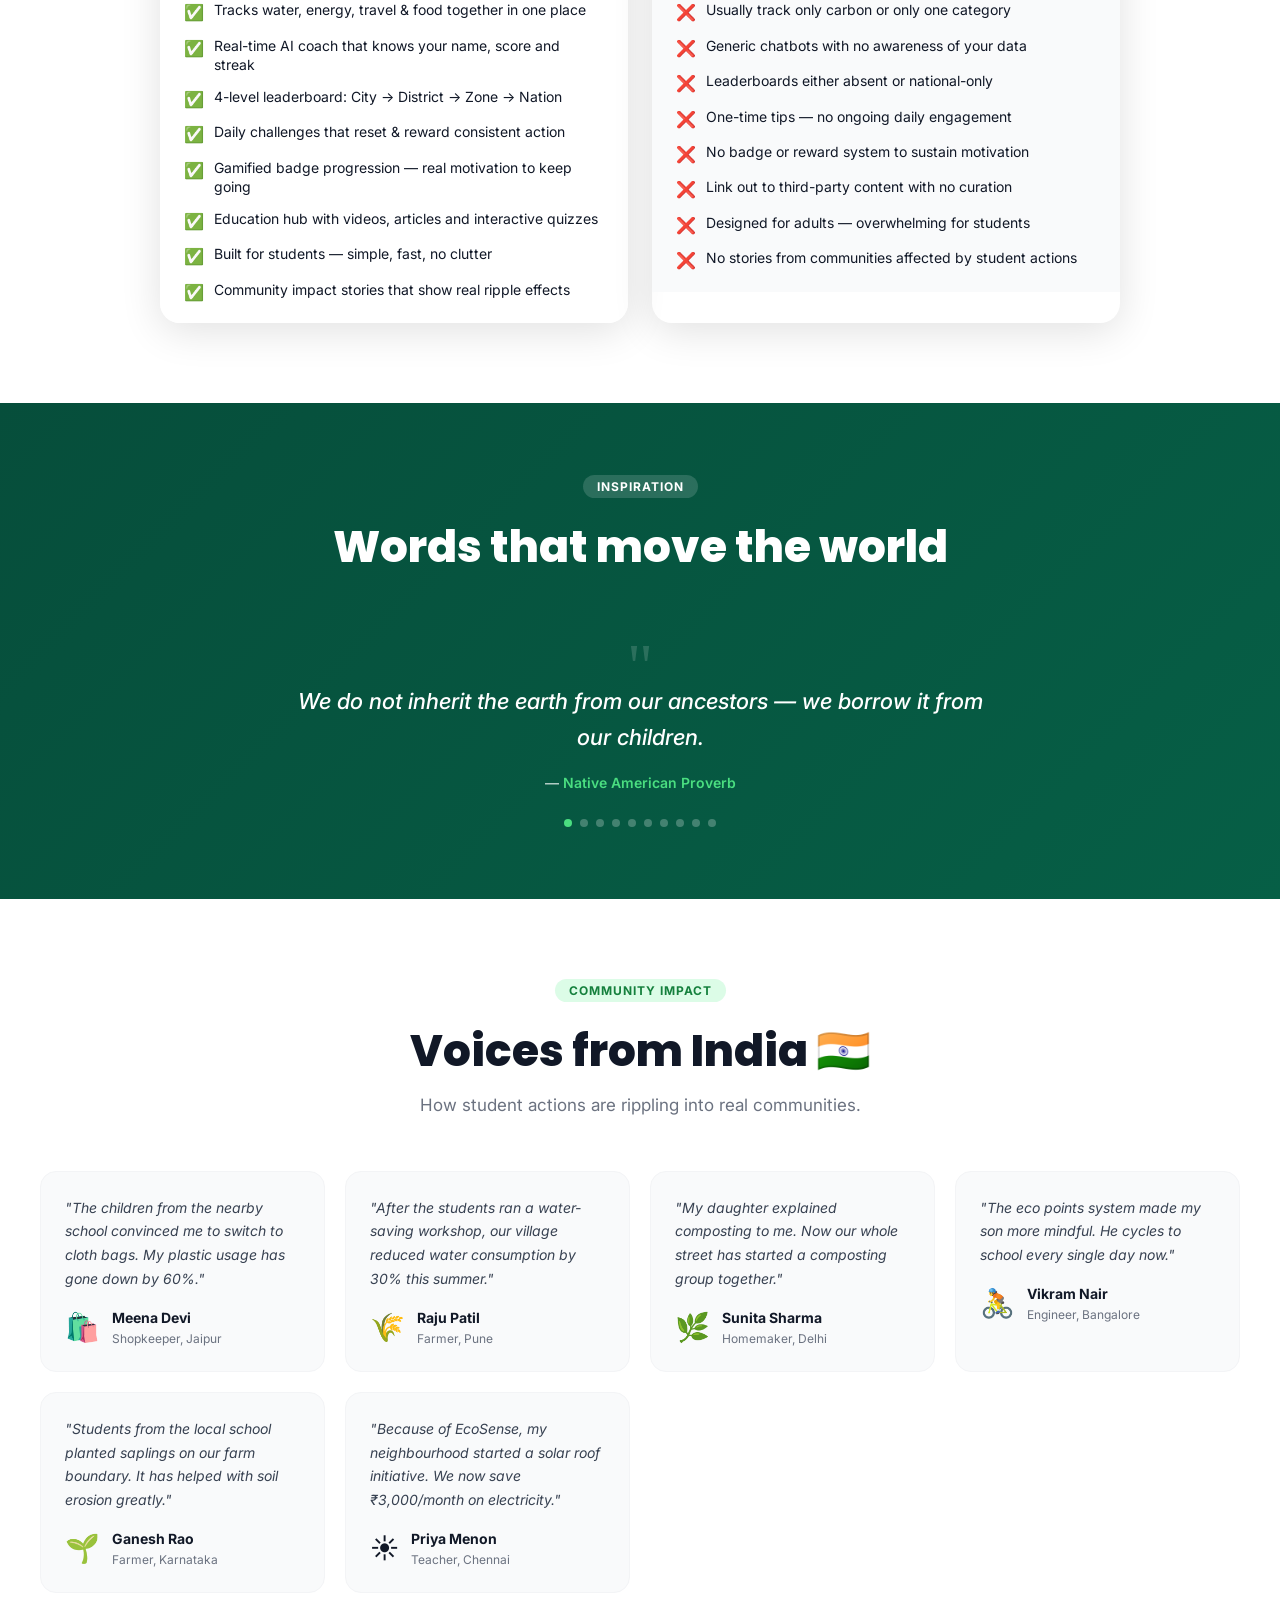
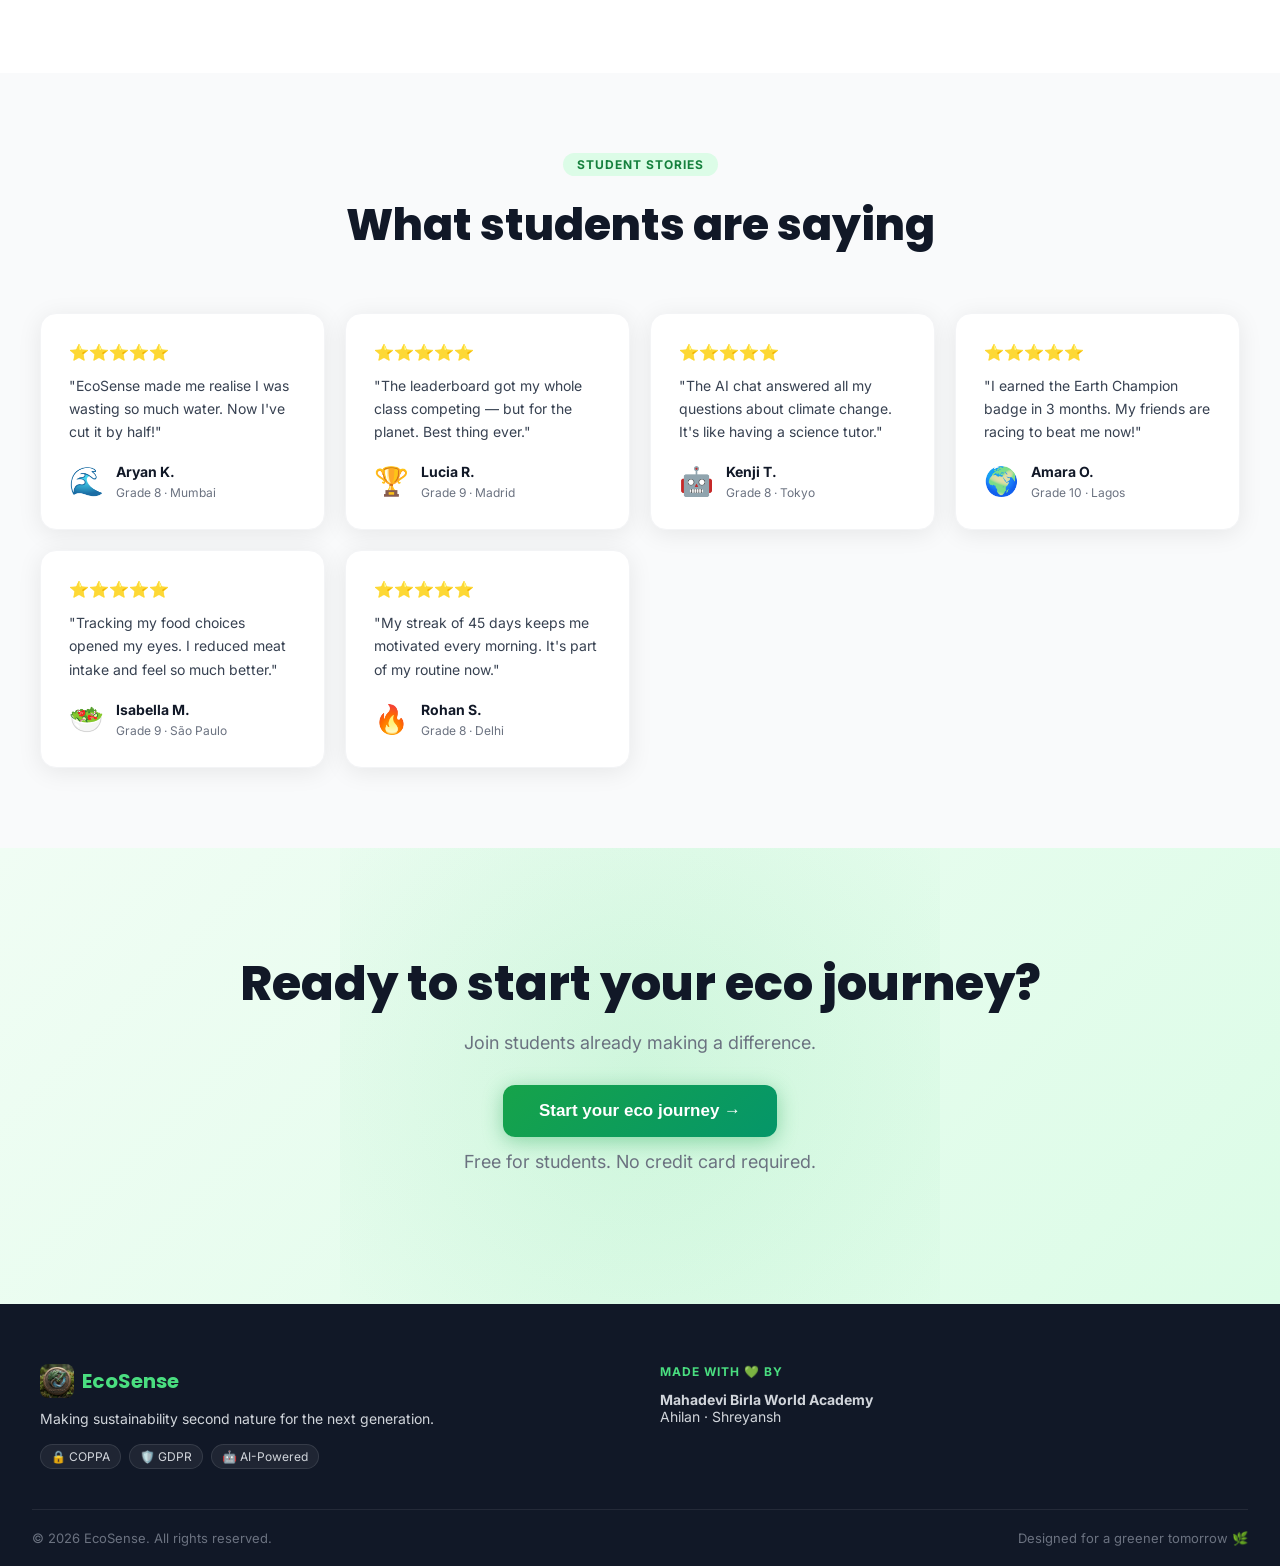
<file: dashboard.html>
<!DOCTYPE html>
<html lang="en">
<head>
  <meta charset="UTF-8"/>
  <meta name="viewport" content="width=device-width, initial-scale=1.0"/>
  <title>EcoSense Dashboard</title>
  <link rel="stylesheet" href="styles.css"/>
  <link href="https://fonts.googleapis.com/css2?family=Inter:wght@300;400;500;600;700;800;900&family=Poppins:wght@400;500;600;700;800&display=swap" rel="stylesheet"/>
</head>
<body class="dashboard-body">

<!-- NAV -->
<nav class="dash-nav">
  <a href="index.html" class="logo">
    <img src="logo.png" alt="EcoSense" class="nav-logo-img" onerror="this.style.display='none'"/>
    <span class="logo-text">EcoSense</span>
  </a>
  <div class="dash-nav-center">
    <button class="dash-tab active" onclick="showTab('overview')">Overview</button>
    <button class="dash-tab" onclick="showTab('track')">Track</button>
    <button class="dash-tab" onclick="showTab('leaderboard')">Leaderboard</button>
    <button class="dash-tab" onclick="showTab('edu')">Learn</button>
  </div>
  <div class="dash-nav-right">
    <div class="streak-badge">🔥 <span id="navStreak">0</span> day streak</div>
    <div class="user-avatar" id="navUser">🌿 —</div>
    <button class="dash-logout" onclick="logout()">Log out</button>
  </div>
</nav>

<main class="dash-main">

  <!-- ===== OVERVIEW TAB ===== -->
  <div id="tab-overview" class="tab-content active">
    <div class="stats-row">
      <div class="stat-card green">
        <div class="stat-icon">⭐</div>
        <div class="stat-info">
          <div class="stat-value" id="statPoints">0</div>
          <div class="stat-label">Eco Points</div>
        </div>
        <div class="progress-bar" id="statProgressBar" style="--w:0%;--clr:#16a34a"></div>
        <div class="stat-sub" id="statBadgeNext">Eco Beginner — earn 101 pts to unlock Green Warrior</div>
      </div>
      <div class="stat-card blue">
        <div class="stat-icon">🔥</div>
        <div class="stat-info">
          <div class="stat-value" id="statStreak">0</div>
          <div class="stat-label">Day Streak</div>
        </div>
        <div class="stat-sub" id="statStreakSub">Log today to start your streak!</div>
      </div>
      <div class="stat-card teal">
        <div class="stat-icon">💧</div>
        <div class="stat-info">
          <div class="stat-value" id="statWater">0</div>
          <div class="stat-label">Water Logs</div>
        </div>
        <div class="stat-sub">Total water entries</div>
      </div>
      <div class="stat-card amber">
        <div class="stat-icon">⚡</div>
        <div class="stat-info">
          <div class="stat-value" id="statLogs">0</div>
          <div class="stat-label">Total Logs</div>
        </div>
        <div class="stat-sub">Across all categories</div>
      </div>
    </div>
    <div class="dash-section">
      <div class="dash-section-title">Your Badge Progress</div>
      <div class="badges-row" id="badgesRow"></div>
    </div>
    <div class="charts-row">
      <div class="chart-card">
        <div class="chart-title">Last 7 Days — Eco Points</div>
        <div class="chart-area" id="barChartArea"></div>
      </div>
      <div class="chart-card">
        <div class="chart-title">Activity Breakdown</div>
        <div class="pie-wrapper" id="pieWrapper"></div>
      </div>
      <div class="chart-card">
        <div class="chart-title">Today's Challenges</div>
        <div class="challenges-list" id="challengesList"></div>
      </div>
    </div>
  </div>

  <!-- ===== TRACK TAB ===== -->
  <div id="tab-track" class="tab-content">
    <div class="track-header">
      <h2>Log Today's Activities</h2>
      <p>Answer a few quick questions — we'll calculate your eco impact and compare it to yesterday.</p>
    </div>
    <div class="track-grid">

      <!-- WATER -->
      <div class="track-card">
        <div class="track-card-header" style="--tc:#2563eb">
          <div class="track-icon">💧</div>
          <div><h3>Water</h3><small>How did you use water today?</small></div>
        </div>
        <div class="track-form">
          <div class="q-block">
            <span class="q-label">Did you shower or bathe in a bucket today?</span>
            <div class="q-options">
              <div class="q-option selected" onclick="pickW('bathType','shower',this)">🚿 Shower</div>
              <div class="q-option" onclick="pickW('bathType','bucket',this)">🪣 Bucket bath ♻️</div>
              <div class="q-option" onclick="pickW('bathType','bath',this)">🛁 Long bath</div>
              <div class="q-option" onclick="pickW('bathType','none',this)">🚫 Neither today</div>
            </div>
          </div>

          <div class="q-block" id="wShowerBlock">
            <span class="q-label">How many minutes did you do so? <span class="slider-val" id="wMinsVal">8 min</span></span>
            <input type="range" min="1" max="30" value="8" class="eco-slider" id="wMinsSlider"
              oninput="WS.showerMinutes=+this.value; document.getElementById('wMinsVal').textContent=this.value+' min'"/>
          </div>

          <div class="q-block hidden" id="wBucketBlock">
            <span class="q-label">How full was the bucket?</span>
            <div class="q-options">
              <div class="q-option selected" onclick="pickW('bucketSize','small',this)">Small ~10L</div>
              <div class="q-option" onclick="pickW('bucketSize','medium',this)">Medium ~20L</div>
              <div class="q-option" onclick="pickW('bucketSize','full',this)">Full ~30L</div>
            </div>
          </div>

          <div class="q-divider"></div>

          <div class="q-block">
            <span class="q-label">Did you keep the tap running while brushing your teeth?</span>
            <div class="q-options">
              <div class="q-option" onclick="pickW('tapRunning','yes',this)">😬 Yes, I did</div>
              <div class="q-option selected" onclick="pickW('tapRunning','no',this)">✅ No, I turned it off</div>
            </div>
          </div>

          <div class="q-block">
            <span class="q-label">Any laundry today?</span>
            <div class="q-options">
              <div class="q-option selected" onclick="pickW('laundry','no',this)">No</div>
              <div class="q-option" onclick="pickW('laundry','yes',this)">Yes, one load</div>
            </div>
          </div>

          <button class="log-btn" onclick="logResource('water')">Log Water</button>
        </div>
      </div>

      <!-- ENERGY -->
      <div class="track-card">
        <div class="track-card-header" style="--tc:#ca8a04">
          <div class="track-icon">⚡</div>
          <div><h3>Electricity</h3><small>How did you use energy today?</small></div>
        </div>
        <div class="track-form">
          <div class="q-block">
            <span class="q-label">How many devices did you leave on standby or idle today?</span>
            <div class="q-options">
              <div class="q-option selected" onclick="pickE('deviceCount',0,this)">None ✅</div>
              <div class="q-option" onclick="pickE('deviceCount',1,this)">1 device</div>
              <div class="q-option" onclick="pickE('deviceCount',2,this)">2 devices</div>
              <div class="q-option" onclick="pickE('deviceCount',3,this)">3 or more ❌</div>
            </div>
          </div>

          <div class="q-block">
            <span class="q-label">Did you use air conditioning or a heater today?</span>
            <div class="q-options">
              <div class="q-option" onclick="pickE('acHeater','yes',this)">Yes</div>
              <div class="q-option selected" onclick="pickE('acHeater','no',this)">No ✅</div>
            </div>
          </div>

          <div class="q-block">
            <span class="q-label">Does your home use LED or energy-saving bulbs?</span>
            <div class="q-options">
              <div class="q-option selected" onclick="pickE('ledBulbs','yes',this)">Yes 💡</div>
              <div class="q-option" onclick="pickE('ledBulbs','no',this)">No</div>
            </div>
          </div>

          <button class="log-btn energy" onclick="logResource('energy')">Log Energy</button>
        </div>
      </div>

      <!-- TRAVEL -->
      <div class="track-card">
        <div class="track-card-header" style="--tc:#16a34a">
          <div class="track-icon">🚗</div>
          <div><h3>Travel</h3><small>How did you get around today?</small></div>
        </div>
        <div class="track-form">
          <div class="q-block">
            <span class="q-label">What was your main mode of travel today?</span>
            <div class="q-options">
              <div class="q-option selected" onclick="pickT('mode','walk',this)">🚶 Walked</div>
              <div class="q-option" onclick="pickT('mode','cycle',this)">🚲 Cycled</div>
              <div class="q-option" onclick="pickT('mode','bus',this)">🚌 Bus / Metro</div>
              <div class="q-option" onclick="pickT('mode','car',this)">🚗 Car / Bike</div>
              <div class="q-option" onclick="pickT('mode','home',this)">🏠 Stayed home</div>
            </div>
          </div>

          <div class="q-block hidden" id="tDistBlock">
            <span class="q-label">Roughly how far did you travel? <span class="slider-val" id="tDistVal">3 km</span></span>
            <input type="range" min="1" max="60" value="3" class="eco-slider" id="tDistSlider"
              oninput="TS.distance=+this.value; document.getElementById('tDistVal').textContent=this.value+' km'"/>
          </div>

          <button class="log-btn travel" onclick="logResource('travel')">Log Travel</button>
        </div>
      </div>

      <!-- FOOD -->
      <div class="track-card">
        <div class="track-card-header" style="--tc:#db2777">
          <div class="track-icon">🥗</div>
          <div><h3>Food</h3><small>What did you eat today?</small></div>
        </div>
        <div class="track-form">
          <div class="q-block">
            <span class="q-label">What best describes your meals today?</span>
            <div class="q-options">
              <div class="q-option" onclick="pickF('mealType','vegan',this)">🥗 All vegan</div>
              <div class="q-option selected" onclick="pickF('mealType','veggie',this)">🌱 Vegetarian</div>
              <div class="q-option" onclick="pickF('mealType','mixed',this)">🍗 Mixed (some meat)</div>
              <div class="q-option" onclick="pickF('mealType','meat',this)">🥩 Mostly meat</div>
            </div>
          </div>

          <div class="q-block">
            <span class="q-label">Did you waste any food today?</span>
            <div class="q-options">
              <div class="q-option selected" onclick="pickF('foodWaste','none',this)">❌ None — finished it all</div>
              <div class="q-option" onclick="pickF('foodWaste','little',this)">⚠️ A little</div>
              <div class="q-option" onclick="pickF('foodWaste','alot',this)">🗑️ Quite a bit</div>
            </div>
          </div>

          <div class="q-block">
            <span class="q-label">Did you eat any locally grown or organic food?</span>
            <div class="q-options">
              <div class="q-option" onclick="pickF('localFood','yes',this)">🌾 Yes!</div>
              <div class="q-option selected" onclick="pickF('localFood','no',this)">No</div>
            </div>
          </div>

          <button class="log-btn food" onclick="logResource('food')">Log Food</button>
        </div>
      </div>

    </div>
  </div>

  <!-- ===== LEADERBOARD TAB ===== -->
  <div id="tab-leaderboard" class="tab-content">
    <div class="track-header">
      <h2>Leaderboard 🏆</h2>
      <p id="lbSubtitle">See how you rank in your city, district, zone, and nation.</p>
    </div>
    <div class="lb-location-tabs">
      <button class="lb-loc-tab active" onclick="showLbLevel('city',this)">🏙️ My City</button>
      <button class="lb-loc-tab" onclick="showLbLevel('district',this)">🗺️ District</button>
      <button class="lb-loc-tab" onclick="showLbLevel('zone',this)">🌐 Zone</button>
      <button class="lb-loc-tab" onclick="showLbLevel('nation',this)">🌏 Nation</button>
    </div>
    <div class="lb-level-badge" id="lbLevelBadge">🏙️ City Level</div>
    <div class="leaderboard-wrapper">
      <div class="lb-podium" id="lbPodium"></div>
      <div class="lb-list"   id="lbList"></div>
    </div>
  </div>

  <!-- ===== LEARN TAB ===== -->
  <div id="tab-edu" class="tab-content">
    <div class="track-header">
      <h2>Education Hub 📚</h2>
      <p>Watch videos, read articles, and take quizzes — earn pts for every session.</p>
    </div>
    <div class="edu-grid">
      <div class="edu-card" style="cursor:pointer" onclick="openLearn('video','water crisis 2025 documentary')">
        <div class="edu-thumb">🌊</div>
        <div class="edu-info"><h4>Water Crisis 2025</h4><p>Why freshwater scarcity is the defining challenge of our decade.</p>
          <div class="edu-meta"><span class="edu-tag">▶ YouTube</span><span class="edu-pts">+15 pts</span></div></div>
      </div>
      <div class="edu-card" style="cursor:pointer" onclick="openLearn('article','solar energy basics for students explained')">
        <div class="edu-thumb">☀️</div>
        <div class="edu-info"><h4>Solar Energy Basics</h4><p>How photovoltaic cells work and why they are the future of power.</p>
          <div class="edu-meta"><span class="edu-tag">📰 Article</span><span class="edu-pts">+10 pts</span></div></div>
      </div>
      <div class="edu-card" style="cursor:pointer" onclick="openLearn('quiz','Climate Change and Global Warming')">
        <div class="edu-thumb">🌡️</div>
        <div class="edu-info"><h4>Climate Change Quiz</h4><p>Test your knowledge on global warming, carbon cycles and more.</p>
          <div class="edu-meta"><span class="edu-tag">🧩 AI Quiz</span><span class="edu-pts">+25 pts</span></div></div>
      </div>
      <div class="edu-card" style="cursor:pointer" onclick="openLearn('article','carbon footprint 101 for students')">
        <div class="edu-thumb">🌱</div>
        <div class="edu-info"><h4>Carbon Footprint 101</h4><p>Understanding your personal carbon emissions and how to reduce them.</p>
          <div class="edu-meta"><span class="edu-tag">📰 Article</span><span class="edu-pts">+10 pts</span></div></div>
      </div>
      <div class="edu-card" style="cursor:pointer" onclick="openLearn('video','ocean plastic crisis documentary')">
        <div class="edu-thumb">🐠</div>
        <div class="edu-info"><h4>Ocean Plastic Crisis</h4><p>8 million tonnes enter our oceans every year. What can we do?</p>
          <div class="edu-meta"><span class="edu-tag">▶ YouTube</span><span class="edu-pts">+15 pts</span></div></div>
      </div>
      <div class="edu-card" style="cursor:pointer" onclick="openLearn('quiz','Ocean Conservation and Marine Biodiversity')">
        <div class="edu-thumb">🌳</div>
        <div class="edu-info"><h4>Biodiversity Quiz</h4><p>How well do you know the living world? Test yourself now!</p>
          <div class="edu-meta"><span class="edu-tag">🧩 AI Quiz</span><span class="edu-pts">+25 pts</span></div></div>
      </div>
      <div class="edu-card" style="cursor:pointer" onclick="openLearn('article','reforestation projects worldwide success stories')">
        <div class="edu-thumb">🌲</div>
        <div class="edu-info"><h4>Reforestation Projects</h4><p>How planting trees is helping restore lost biodiversity worldwide.</p>
          <div class="edu-meta"><span class="edu-tag">📰 Article</span><span class="edu-pts">+10 pts</span></div></div>
      </div>
      <div class="edu-card" style="cursor:pointer" onclick="openLearn('quiz','Renewable Energy Sources Solar Wind Hydro')">
        <div class="edu-thumb">⚡</div>
        <div class="edu-info"><h4>Renewable Energy Quiz</h4><p>Solar, wind, hydro — how much do you really know about clean energy?</p>
          <div class="edu-meta"><span class="edu-tag">🧩 AI Quiz</span><span class="edu-pts">+25 pts</span></div></div>
      </div>
    </div>
  </div>

</main>

<!-- FEEDBACK PANEL (bottom sheet after logging) -->
<div class="feedback-overlay" id="feedbackOverlay" onclick="handleFbClick(event)">
  <div class="feedback-panel">
    <div class="feedback-handle"></div>
    <div class="feedback-type-label" id="fbTypeLabel"></div>
    <div class="feedback-total" id="fbTotal">+0</div>
    <div class="feedback-subtitle" id="fbSubtitle">eco points</div>
    <div class="feedback-vs-yesterday" id="fbVsYesterday" style="display:none"></div>
    <div class="feedback-rows" id="fbRows"></div>
    <div class="feedback-tip" id="fbTip"></div>
    <button class="feedback-close-btn" onclick="closeFeedback()">Got it! Keep going 🌿</button>
  </div>
</div>

<!-- AI CHATBOT -->
<div class="chatbot-bubble" onclick="toggleChat()">
  <span class="chatbot-icon">🤖</span>
  <span class="chatbot-label">Eco AI</span>
</div>
<div class="chatbot-window" id="chatWindow">
  <div class="chat-header">
    <div class="chat-header-left">
      <span class="chat-ai-avatar">🌿</span>
      <div><strong>EcoBot</strong><div class="chat-status">● Online</div></div>
    </div>
    <button class="chat-close" onclick="toggleChat()">✕</button>
  </div>
  <div class="chat-messages" id="chatMessages">
    <div class="chat-msg ai">
      <div class="msg-bubble">Hi! I'm EcoBot 🌱 Ask me anything about sustainability, climate change, or your eco habits. I can also quiz you!</div>
    </div>
  </div>
  <div class="chat-input-row">
    <div class="chat-input-wrap">
      <input type="text" id="chatInput" placeholder="Ask EcoBot anything..." class="chat-input" onkeydown="if(event.key==='Enter')sendMessage()"/>
      <button onclick="sendMessage()" class="chat-send-btn">➤</button>
    </div>
  </div>
</div>

<script>
// =====================================================================
//  CONSTANTS
// =====================================================================
function getGroqKey() { return localStorage.getItem('eco_groq_key') || ''; }
function saveGroqKey(k) { localStorage.setItem('eco_groq_key', k.trim()); }
function openApiKeyModal() { document.getElementById('apiKeyModal').classList.add('open'); }
function closeApiKeyModal() { document.getElementById('apiKeyModal').classList.remove('open'); }
function submitApiKey() {
  const k = document.getElementById('apiKeyInput').value.trim();
  if (!k) { document.getElementById('apiKeyError').textContent = 'Please paste your Groq API key.'; return; }
  saveGroqKey(k);
  document.getElementById('apiKeyError').textContent = '';
  closeApiKeyModal();
  appendMessage('✅ API key saved! Ask me anything about eco topics.', 'ai');
}

const BADGES = [
  { id:'beginner',    emoji:'🌱', name:'Eco Beginner',    minPts:0    },
  { id:'warrior',     emoji:'♻️', name:'Green Warrior',   minPts:101  },
  { id:'guardian',    emoji:'🌳', name:'Nature Guardian', minPts:501  },
  { id:'champion',    emoji:'🌍', name:'Earth Champion',  minPts:1000 },
  { id:'energysaver', emoji:'⚡', name:'Energy Saver',    minPts:200  },
  { id:'waterhero',   emoji:'💧', name:'Water Hero',      minPts:150  },
];

const CHALLENGES = [
  { id:'short_shower', title:'5-min shower or bucket bath', pts:20, icon:'🚿' },
  { id:'walk_cycle',   title:'Walk or cycle to school',     pts:30, icon:'🚲' },
  { id:'veg_meal',     title:'Eat a vegetarian meal',       pts:25, icon:'🥗' },
  { id:'turn_off',     title:'Turn off all idle devices',   pts:15, icon:'⚡' },
  { id:'reuse_bag',    title:'Use a reusable bag',          pts:15, icon:'🛍️' },
];

const LB_DATA = {
  city:     [{ name:'Rohit Sharma',pts:720,emoji:'🌍'},{name:'Anjali Verma',pts:580,emoji:'🌳'},{name:'Kunal Mehta',pts:430,emoji:'♻️'},{name:'Sanya Gupta',pts:310,emoji:'🌱'},{name:'Ishaan Rao',pts:240,emoji:'🌱'}],
  district: [{ name:'Priya Nair',pts:1050,emoji:'🌍'},{name:'Arjun Pillai',pts:890,emoji:'🌳'},{name:'Deepika Seth',pts:760,emoji:'🌳'},{name:'Ravi Krishnan',pts:620,emoji:'♻️'},{name:'Tanya Singh',pts:490,emoji:'♻️'},{name:'Mohan Das',pts:370,emoji:'🌱'},{name:'Preethi Kumar',pts:280,emoji:'🌱'},{name:'Nikhil Joshi',pts:190,emoji:'🌱'}],
  zone:     [{ name:'Aditya Kapoor',pts:2400,emoji:'🌍'},{name:'Shreya Mishra',pts:2100,emoji:'🌍'},{name:'Rahul Bose',pts:1870,emoji:'🌳'},{name:'Kavita Iyer',pts:1620,emoji:'🌳'},{name:'Sameer Khan',pts:1390,emoji:'🌳'},{name:'Divya Patel',pts:1180,emoji:'♻️'},{name:'Amit Thakur',pts:980,emoji:'♻️'},{name:'Neha Banerjee',pts:810,emoji:'♻️'},{name:'Vijay Reddy',pts:650,emoji:'🌱'},{name:'Pooja Sharma',pts:520,emoji:'🌱'}],
  nation:   [{ name:'Varun Malhotra',pts:5800,emoji:'🌍'},{name:'Kritika Sen',pts:5200,emoji:'🌍'},{name:'Aarav Chandra',pts:4750,emoji:'🌍'},{name:'Meghna Iyer',pts:4300,emoji:'🌍'},{name:'Siddharth Rao',pts:3900,emoji:'🌳'},{name:'Anushka Tiwari',pts:3500,emoji:'🌳'},{name:'Karan Malviya',pts:3100,emoji:'🌳'},{name:'Riya Chatterjee',pts:2700,emoji:'🌳'},{name:'Dev Soni',pts:2400,emoji:'♻️'},{name:'Tanvi Bhat',pts:2050,emoji:'♻️'},{name:'Manish Pandey',pts:1700,emoji:'♻️'},{name:'Sakshi Dubey',pts:1400,emoji:'♻️'}],
};

// =====================================================================
//  FORM STATE  (default values shown in the forms above)
// =====================================================================
const WS = { bathType:'shower', showerMinutes:8, bucketSize:'medium', tapRunning:'no', laundry:'no' };
const ES = { deviceCount:0, acHeater:'no', ledBulbs:'yes' };
const TS = { mode:'walk', distance:3 };
const FS = { mealType:'veggie', foodWaste:'none', localFood:'no' };

// Q-option picker helpers
function pickW(key, val, el) {
  WS[key] = val;
  el.closest('.q-options').querySelectorAll('.q-option').forEach(o => o.classList.remove('selected'));
  el.classList.add('selected');
  if (key === 'bathType') {
    document.getElementById('wShowerBlock').classList.toggle('hidden', val !== 'shower' && val !== 'bath');
    document.getElementById('wBucketBlock').classList.toggle('hidden', val !== 'bucket');
  }
}
function pickE(key, val, el) {
  ES[key] = val;
  el.closest('.q-options').querySelectorAll('.q-option').forEach(o => o.classList.remove('selected'));
  el.classList.add('selected');
}
function pickT(key, val, el) {
  TS[key] = val;
  el.closest('.q-options').querySelectorAll('.q-option').forEach(o => o.classList.remove('selected'));
  el.classList.add('selected');
  if (key === 'mode') {
    document.getElementById('tDistBlock').classList.toggle('hidden', val === 'walk' || val === 'home');
  }
}
function pickF(key, val, el) {
  FS[key] = val;
  el.closest('.q-options').querySelectorAll('.q-option').forEach(o => o.classList.remove('selected'));
  el.classList.add('selected');
}

// =====================================================================
//  DATA HELPERS
// =====================================================================
function getUsers()  { try { return JSON.parse(localStorage.getItem('eco_users') || '{}'); } catch(e) { return {}; } }
function saveUsers(u){ localStorage.setItem('eco_users', JSON.stringify(u)); }
function getCurrentEmail() { return localStorage.getItem('eco_current'); }
function getUser()   { const e = getCurrentEmail(); return e ? (getUsers()[e] || null) : null; }
function saveUser(u) { const all = getUsers(); all[u.email] = u; saveUsers(all); }
function today()     { return new Date().toISOString().split('T')[0]; }
function logout()    { localStorage.removeItem('eco_current'); window.location.href = 'index.html'; }

function getYesterdayLog(user, type) {
  const y = new Date(); y.setDate(y.getDate() - 1);
  const yStr = y.toISOString().split('T')[0];
  const yLogs = (user.logs || []).filter(l => l.date === yStr && l.type === type);
  return yLogs.length ? yLogs[yLogs.length - 1] : null;
}

// =====================================================================
//  AUTH GUARD
// =====================================================================
(function() {
  if (!getCurrentEmail() || !getUser()) {
    localStorage.removeItem('eco_current'); // clear stale session before redirecting
    window.location.replace('index.html');
  }
})();

// =====================================================================
//  BADGE HELPERS
// =====================================================================
function getCurrentBadge(pts) {
  if (pts >= 1000) return BADGES[3];
  if (pts >= 501)  return BADGES[2];
  if (pts >= 101)  return BADGES[1];
  return BADGES[0];
}
function getNextBadge(pts) {
  if (pts >= 1000) return null;
  if (pts >= 501)  return BADGES[3];
  if (pts >= 101)  return BADGES[2];
  return BADGES[1];
}

// =====================================================================
//  STREAK
// =====================================================================
function processStreak(user) {
  const t = today();
  if (user.lastLogDate === t) return;
  const y = new Date(); y.setDate(y.getDate() - 1);
  const yStr = y.toISOString().split('T')[0];
  user.streak    = (user.lastLogDate === yStr) ? (user.streak || 0) + 1 : 1;
  user.lastLogDate = t;
}

// =====================================================================
//  POINT CALCULATION WITH THRESHOLDS & COMPARISON
// =====================================================================

function calcWater(prev) {
  const rows = []; let pts = 0;
  const v = WS;

  if (v.bathType === 'bucket') {
    pts += 18;
    rows.push({ t:'🪣 Bucket bath — eco champion choice!', c:+18 });
    if (v.bucketSize === 'small')  rows.push({ t:'Small bucket (~10L) — minimal usage!', c:0 });
  } else if (v.bathType === 'shower') {
    const m = +v.showerMinutes || 8;
    if      (m <= 5)  { pts += 20; rows.push({ t:`⚡ ${m}-min shower — super quick!`, c:+20 }); }
    else if (m <= 8)  { pts += 14; rows.push({ t:`✅ ${m}-min shower — good length`, c:+14 }); }
    else if (m <= 12) { pts += 6;  rows.push({ t:`⚠️ ${m}-min shower — try to stay below 8 min`, c:+6 }); }
    else              { pts -= 6;  rows.push({ t:`❌ ${m}-min shower — over the 12 min threshold`, c:-6 }); }

    // Comparison vs yesterday
    if (prev && prev.v && prev.v.bathType === 'shower') {
      const pm = +prev.v.showerMinutes || 8;
      if (m > pm && m > 8) {
        pts -= 6; rows.push({ t:`📈 Shower increased from ${pm} min yesterday — try to improve`, c:-6 });
      } else if (m < pm) {
        pts += 6; rows.push({ t:`📉 Shorter shower than yesterday (${pm} min) — great improvement!`, c:+6 });
      } else if (m === pm && m <= 8) {
        rows.push({ t:`🔁 Same shower time as yesterday (${pm} min) — within threshold`, c:0 });
      } else if (m === pm && m > 8) {
        pts -= 3; rows.push({ t:`🔁 Same (above-threshold) shower time as yesterday — no improvement`, c:-3 });
      }
    }
  } else if (v.bathType === 'bath') {
    pts -= 8; rows.push({ t:'🛁 Long bath — uses ~150L of water', c:-8 });
    if (prev && prev.v && prev.v.bathType === 'bath') {
      pts -= 5; rows.push({ t:'🛁 Long bath two days in a row — try switching to shower', c:-5 });
    }
  } else {
    pts += 5; rows.push({ t:'🚫 No bathing today — minimal water use', c:+5 });
  }

  if (v.tapRunning === 'yes') {
    pts -= 5; rows.push({ t:'🚰 Tap running while brushing — wastes 8L per session', c:-5 });
    if (prev && prev.v && prev.v.tapRunning === 'yes') {
      pts -= 3; rows.push({ t:'🚰 Tap running again today — this is a habit to break!', c:-3 });
    }
  } else {
    pts += 4; rows.push({ t:'✅ Tap off while brushing — good habit!', c:+4 });
  }

  if (v.laundry === 'yes') {
    if (prev && prev.v && prev.v.laundry === 'yes') {
      pts -= 5; rows.push({ t:'👕 Laundry two days in a row — try to batch into one day', c:-5 });
    } else {
      rows.push({ t:'👕 Laundry logged today', c:0 });
    }
  }

  const tips = [
    v.bathType === 'shower' && v.showerMinutes > 10 ? '💡 Challenge: try a 7-minute shower tomorrow and see how it feels!' :
    v.bathType === 'bucket' ? '💡 Amazing! Bucket baths use 5× less water than showers — you saved roughly 50L today.' :
    v.tapRunning === 'yes' ? '💡 Turning off the tap while brushing teeth saves up to 8 litres per brush!' :
    '💡 Collecting the cold water while waiting for hot water in the shower is a great way to water plants!',
  ];
  return { pts: Math.max(2, pts), rows, tip: tips[0] };
}

function calcEnergy(prev) {
  const rows = []; let pts = 0;
  const v = ES;
  const dc = +v.deviceCount || 0;

  if      (dc === 0) { pts += 12; rows.push({ t:'⚡ No devices on standby — excellent!', c:+12 }); }
  else if (dc === 1) { pts += 6;  rows.push({ t:'🔌 1 device on standby — try to reach zero', c:+6 }); }
  else if (dc === 2) { pts += 0;  rows.push({ t:'🔌 2 devices on standby — above the good threshold', c:0 }); }
  else               { pts -= 8;  rows.push({ t:'🔌 3+ devices on standby — significant wasted energy', c:-8 }); }

  // Comparison
  if (prev && prev.v && prev.v.deviceCount !== undefined) {
    const pd = +prev.v.deviceCount || 0;
    if (dc > pd && dc > 1) {
      pts -= 6; rows.push({ t:`📈 More devices on standby than yesterday (${pd}) — worsened`, c:-6 });
    } else if (dc < pd) {
      pts += 6; rows.push({ t:`📉 Fewer devices than yesterday (${pd}) — great improvement!`, c:+6 });
    } else if (dc === pd && dc > 1) {
      pts -= 3; rows.push({ t:`🔁 Same number of standby devices as yesterday — no improvement`, c:-3 });
    }
  }

  if (v.acHeater === 'yes') {
    pts -= 8; rows.push({ t:'❄️ AC or heater used — high energy consumption', c:-8 });
    if (prev && prev.v && prev.v.acHeater === 'yes') {
      pts -= 4; rows.push({ t:'❄️ AC/heater two days in a row — consider natural ventilation', c:-4 });
    }
  } else {
    pts += 6; rows.push({ t:'✅ No AC or heater used today — great!', c:+6 });
  }

  if (v.ledBulbs === 'yes') {
    pts += 5; rows.push({ t:'💡 LED bulbs — smart and energy-efficient choice!', c:+5 });
  }

  const tips = [
    v.acHeater === 'yes' ? '💡 A wet cloth and fan use up to 90% less energy than an AC unit.' :
    dc > 1 ? '💡 Plug all devices into one power strip and switch it off before bed — one action, zero standby.' :
    '💡 Unplugging phone chargers when not in use can save up to 10% on your electricity bill.',
  ];
  return { pts: Math.max(2, pts), rows, tip: tips[0] };
}

function calcTravel(prev) {
  const rows = []; let pts = 0;
  const v = TS;
  const dist = +v.distance || 3;

  if (v.mode === 'walk') {
    pts += 22; rows.push({ t:'🚶 Walked — zero emissions, great for health!', c:+22 });
  } else if (v.mode === 'cycle') {
    pts += 22; rows.push({ t:'🚲 Cycled — zero emissions & exercise in one!', c:+22 });
  } else if (v.mode === 'home') {
    pts += 18; rows.push({ t:'🏠 Stayed home — minimal travel footprint!', c:+18 });
  } else if (v.mode === 'bus') {
    pts += 12; rows.push({ t:'🚌 Bus/Metro — shared transport is smart!', c:+12 });
  } else if (v.mode === 'car') {
    if      (dist <= 5)  { pts += 3;  rows.push({ t:`🚗 Car for ${dist} km — short trip, still adds up`, c:+3 }); }
    else if (dist <= 15) { pts -= 4;  rows.push({ t:`🚗 Car for ${dist} km — consider the bus next time`, c:-4 }); }
    else                 { pts -= 10; rows.push({ t:`🚗 Car for ${dist} km — high-emission trip`, c:-10 }); }
  }

  // Comparison
  const greenModes  = ['walk','cycle','home'];
  const okModes     = ['bus'];
  if (prev && prev.v) {
    const pm = prev.v.mode;
    if (v.mode === 'car' && greenModes.includes(pm)) {
      pts -= 6; rows.push({ t:`📈 Yesterday you ${pm === 'home' ? 'stayed home' : pm + 'ed'} — today you drove instead`, c:-6 });
    } else if (greenModes.includes(v.mode) && v.mode !== 'home' && !greenModes.includes(pm)) {
      pts += 6; rows.push({ t:'📉 Switched to greener transport than yesterday — brilliant!', c:+6 });
    } else if (v.mode === 'car' && pm === 'car') {
      const pd = +prev.v.distance || 3;
      if (dist > pd) {
        pts -= 4; rows.push({ t:`📈 Drove further than yesterday (${pd} km) — try to shorten the trip`, c:-4 });
      } else if (dist < pd) {
        pts += 4; rows.push({ t:`📉 Shorter car trip than yesterday (${pd} km) — improvement!`, c:+4 });
      }
    }
  }

  const tips = [
    v.mode === 'car' ? '💡 Carpooling just 2 days a week halves your travel-related emissions.' :
    v.mode === 'bus' ? '💡 Bus travel emits roughly 4× less CO₂ per km than a private car.' :
    '💡 You\'re already a green travel champion! Your daily choice makes a real difference.',
  ];
  return { pts: Math.max(2, pts), rows, tip: tips[0] };
}

function calcFood(prev) {
  const rows = []; let pts = 0;
  const v = FS;
  const mPts = { vegan:20, veggie:15, mixed:8, meat:3 };
  const mLabel = {
    vegan:'🥗 All vegan meals — lowest possible footprint!',
    veggie:'🌱 Vegetarian meals — great eco choice!',
    mixed:'🍗 Mixed meals — try adding one more veggie day this week',
    meat:'🥩 Meat-heavy diet — high carbon footprint'
  };
  pts += mPts[v.mealType] || 8;
  rows.push({ t: mLabel[v.mealType], c: mPts[v.mealType] || 8 });

  // Comparison vs yesterday
  const order = ['meat','mixed','veggie','vegan'];
  if (prev && prev.v && prev.v.mealType) {
    const ti = order.indexOf(v.mealType), pi = order.indexOf(prev.v.mealType);
    if (ti > pi) {
      pts += 6; rows.push({ t:'📉 Healthier meal choice than yesterday — excellent!', c:+6 });
    } else if (ti < pi) {
      pts -= 4; rows.push({ t:'📈 Less eco-friendly meals than yesterday', c:-4 });
    } else if (v.mealType === 'meat' && prev.v.mealType === 'meat') {
      pts -= 6; rows.push({ t:'🥩 Meat-heavy two days in a row — try legumes or tofu tomorrow!', c:-6 });
    }
  }

  if (v.foodWaste === 'none') {
    pts += 5; rows.push({ t:'✅ Zero food waste — perfect!', c:+5 });
  } else if (v.foodWaste === 'little') {
    rows.push({ t:'⚠️ A little food waste — try to reduce further', c:0 });
  } else {
    pts -= 5; rows.push({ t:'❌ Significant food waste — plan meals more carefully', c:-5 });
    if (prev && prev.v && prev.v.foodWaste === 'alot') {
      pts -= 3; rows.push({ t:'🗑️ Food waste two days in a row — needs immediate attention', c:-3 });
    }
  }

  if (v.localFood === 'yes') {
    pts += 5; rows.push({ t:'🌾 Local/organic food — supports farmers & cuts transport emissions!', c:+5 });
  }

  const tips = [
    v.mealType === 'meat' ? '💡 Replacing one meat meal per week with legumes saves ~50 kg of CO₂ per year!' :
    v.foodWaste === 'alot' ? '💡 Planning meals ahead and freezing leftovers can cut your food waste by 50%.' :
    v.localFood === 'yes' ? '💡 Local food travels 95% fewer kilometres than imported food — you\'re making a real impact!' :
    '💡 A fully plant-based diet can reduce your food carbon footprint by up to 73%.',
  ];
  return { pts: Math.max(2, pts), rows, tip: tips[0] };
}

// =====================================================================
//  LOG RESOURCE (central function)
// =====================================================================
function logResource(type) {
  const user = getUser();
  if (!user) return;

  const prev    = getYesterdayLog(user, type);
  const calcFns = { water: calcWater, energy: calcEnergy, travel: calcTravel, food: calcFood };
  const result  = calcFns[type](prev);

  processStreak(user);
  user.points = (user.points || 0) + result.pts;
  if (!user.logs) user.logs = [];

  const values = type === 'water' ? {...WS} : type === 'energy' ? {...ES} : type === 'travel' ? {...TS} : {...FS};
  user.logs.push({ date: today(), type, points: result.pts, v: values });
  saveUser(user);
  renderAll();
  showFeedback(type, result.pts, result.rows, result.tip, prev);
}

// =====================================================================
//  FEEDBACK PANEL
// =====================================================================
function showFeedback(type, pts, rows, tip, prev) {
  const icons   = { water:'💧', energy:'⚡', travel:'🚗', food:'🥗' };
  const total   = document.getElementById('fbTotal');
  const sub     = document.getElementById('fbSubtitle');
  const rowsEl  = document.getElementById('fbRows');
  const tipEl   = document.getElementById('fbTip');
  const vsEl    = document.getElementById('fbVsYesterday');
  const typeEl  = document.getElementById('fbTypeLabel');

  typeEl.textContent = icons[type] + ' ' + type.toUpperCase() + ' LOGGED';
  const sign = pts > 0 ? '+' : '';
  total.textContent = sign + pts + ' pts';
  total.className   = 'feedback-total ' + (pts > 0 ? 'positive' : pts < 0 ? 'negative' : 'neutral');
  sub.textContent   = pts > 0 ? 'eco points earned today 🎉' : pts < 0 ? 'points adjusted for high usage' : 'logged — keep tracking!';

  if (prev) {
    vsEl.style.display = 'flex';
    vsEl.textContent   = '📅 Compared to your ' + type + ' log from yesterday';
  } else {
    vsEl.style.display = 'none';
  }

  rowsEl.innerHTML = rows.map(r => `
    <div class="feedback-row">
      <span class="feedback-row-text">${r.t}</span>
      <span class="feedback-row-pts ${r.c > 0 ? 'pos' : r.c < 0 ? 'neg' : 'neu'}">${r.c > 0 ? '+' + r.c : r.c !== 0 ? r.c : '—'}</span>
    </div>`).join('');

  tipEl.textContent = tip;
  document.getElementById('feedbackOverlay').classList.add('open');
}

function closeFeedback() { document.getElementById('feedbackOverlay').classList.remove('open'); }
function handleFbClick(e) { if (e.target.id === 'feedbackOverlay') closeFeedback(); }

// =====================================================================
//  RENDER FUNCTIONS
// =====================================================================
function renderNavBar(user) {
  document.getElementById('navStreak').textContent = user.streak || 0;
  document.getElementById('navUser').textContent   = '🌿 ' + user.name;
}

function renderOverviewStats(user) {
  const pts  = user.points || 0;
  const logs = user.logs   || [];
  document.getElementById('statPoints').textContent = pts;
  document.getElementById('statStreak').textContent = user.streak || 0;
  document.getElementById('statWater').textContent  = logs.filter(l => l.type === 'water').length;
  document.getElementById('statLogs').textContent   = logs.length;

  const cur  = getCurrentBadge(pts);
  const next = getNextBadge(pts);
  const thr  = [0,101,501,1000];
  const idx  = BADGES.slice(0,4).indexOf(cur);
  const base = thr[idx] || 0, ceil = thr[idx+1] || pts;
  const pct  = ceil > base ? Math.min(100, Math.round(((pts-base)/(ceil-base))*100)) : 100;
  document.getElementById('statProgressBar').style.setProperty('--w', pct + '%');
  document.getElementById('statBadgeNext').textContent = next
    ? cur.emoji + ' ' + cur.name + ' — ' + (next.minPts - pts) + ' pts to unlock ' + next.name
    : '🏆 Max rank achieved: Earth Champion!';
  document.getElementById('statStreakSub').textContent =
    user.streak > 1 ? 'Keep going — log today!' :
    user.streak === 1 ? 'Streak started! Log tomorrow too.' :
    'Log today to start your streak!';
}

function renderBadges(user) {
  const pts = user.points || 0, cur = getCurrentBadge(pts);
  document.getElementById('badgesRow').innerHTML = BADGES.map(b => {
    const earned = pts >= b.minPts;
    const cls    = earned ? (b.id === cur.id ? 'badge-item earned active' : 'badge-item earned') : 'badge-item locked';
    return `<div class="${cls}"><span>${b.emoji}</span><small>${b.name}</small></div>`;
  }).join('');
}

function renderBarChart(user) {
  const logs = user.logs || [];
  const DAYS = ['Sun','Mon','Tue','Wed','Thu','Fri','Sat'];
  const days = Array.from({length:7}, (_,i) => {
    const d = new Date(); d.setDate(d.getDate() - (6-i));
    const ds = d.toISOString().split('T')[0];
    return { label: DAYS[d.getDay()], pts: logs.filter(l=>l.date===ds).reduce((s,l)=>s+(l.points||0),0), isToday: i===6 };
  });
  const container = document.getElementById('barChartArea');
  if (days.every(d => d.pts === 0)) {
    container.innerHTML = '<div class="empty-chart"><span>📊</span>Log your first resource to see your chart!</div>';
    return;
  }
  const mx = Math.max(...days.map(d=>d.pts), 1);
  container.innerHTML = '<div class="bar-chart">' +
    days.map(d => `<div class="${d.isToday?'bar today':'bar'}" style="--h:${Math.max(4,Math.round((d.pts/mx)*100))}%" title="${d.pts} pts"><span>${d.label}</span></div>`).join('') +
  '</div>';
}

function renderPieChart(user) {
  const logs = user.logs || [];
  const container = document.getElementById('pieWrapper');
  if (!logs.length) { container.innerHTML = '<div class="empty-chart"><span>🥧</span>Log activities to see your breakdown!</div>'; return; }
  const c = {water:0,energy:0,travel:0,food:0};
  logs.forEach(l => { if (c[l.type]!==undefined) c[l.type]++; });
  const total = Object.values(c).reduce((s,v)=>s+v,0)||1;
  const w=Math.round((c.water/total)*100), e=Math.round((c.energy/total)*100), t=Math.round((c.travel/total)*100), f=100-w-e-t;
  container.innerHTML = `
    <div class="pie-chart" style="--water:${w};--energy:${e};--travel:${t};--food:${f}"></div>
    <div class="pie-legend">
      <span class="legend-item water">💧 Water ${w}%</span>
      <span class="legend-item energy">⚡ Energy ${e}%</span>
      <span class="legend-item travel">🚗 Travel ${t}%</span>
      <span class="legend-item food">🥗 Food ${f}%</span>
    </div>`;
}

function renderChallenges(user) {
  const t = today(), done = (user.completedChallenges && user.completedChallenges[t]) || [];
  document.getElementById('challengesList').innerHTML = CHALLENGES.map(ch => {
    const isDone = done.includes(ch.id);
    return `<div class="challenge-item ${isDone?'done':''}">
      <span class="ch-icon">${isDone?'✅':'⬜'}</span>
      <div class="ch-info"><strong>${ch.icon} ${ch.title}</strong><small>+${ch.pts} pts</small></div>
      ${!isDone?`<button class="ch-complete-btn" onclick="completeChallenge('${ch.id}',${ch.pts})">Done</button>`:''}
    </div>`;
  }).join('');
}

// =====================================================================
//  LEADERBOARD
// =====================================================================
let currentLbLevel = 'city';
const LB_META = {
  city:     { icon:'🏙️', label:'City Level'     },
  district: { icon:'🗺️', label:'District Level'  },
  zone:     { icon:'🌐', label:'Zone Level'      },
  nation:   { icon:'🌏', label:'National Level'  },
};

function showLbLevel(level, el) {
  currentLbLevel = level;
  document.querySelectorAll('.lb-loc-tab').forEach(t => t.classList.remove('active'));
  el.classList.add('active');
  renderLeaderboard(getUser());
}

function renderLeaderboard(user) {
  const pts     = user.points || 0;
  const level   = currentLbLevel;
  const meta    = LB_META[level];
  const city    = user.city   || 'Your City';
  const nation  = user.nation || 'Your Nation';
  const locName = level === 'city' ? city : level === 'nation' ? nation : meta.label;

  document.getElementById('lbLevelBadge').textContent  = meta.icon + ' ' + locName;
  document.getElementById('lbSubtitle').textContent    = meta.label + ' · ' + locName;

  const demos = LB_DATA[level];
  const all   = [...demos, { name: user.name + ' (You)', pts, emoji: getCurrentBadge(pts).emoji, isYou: true }]
    .sort((a,b) => b.pts - a.pts);

  const top3 = all.slice(0,3);
  const order = top3.length >= 3 ? [top3[1],top3[0],top3[2]] : top3;
  const pCls  = ['second','first','third'], pHt = ['60px','80px','48px'];
  document.getElementById('lbPodium').innerHTML = order.map((p,i) => {
    const rank = all.indexOf(p)+1;
    return `<div class="podium-item ${pCls[i]}">
      ${rank===1?'<div class="podium-crown">👑</div>':''}
      <div class="podium-avatar">${p.emoji}</div>
      <div class="podium-name">${p.name}</div>
      <div class="podium-pts">${p.pts} pts</div>
      <div class="podium-block" style="height:${pHt[i]}">${rank}</div>
    </div>`;
  }).join('');

  document.getElementById('lbList').innerHTML = all.slice(3).map((p,i) => {
    const badge = getCurrentBadge(p.pts);
    return `<div class="${p.isYou?'lb-row lb-you':'lb-row'}">
      <span class="lb-rank">${i+4}</span>
      <span class="lb-avatar">${p.emoji}</span>
      <span class="lb-name">${p.name}</span>
      <span class="lb-badge">${badge.emoji} ${badge.name}</span>
      <span class="lb-pts">${p.pts} pts</span>
    </div>`;
  }).join('');
}

// =====================================================================
//  CHALLENGES
// =====================================================================
function completeChallenge(id, pts) {
  const user = getUser();
  if (!user) return;
  const t = today();
  if (!user.completedChallenges) user.completedChallenges = {};
  if (!user.completedChallenges[t]) user.completedChallenges[t] = [];
  if (user.completedChallenges[t].includes(id)) return;
  user.completedChallenges[t].push(id);
  user.points = (user.points||0) + pts;
  processStreak(user);
  if (!user.logs) user.logs = [];
  user.logs.push({ date: t, type:'challenge', points: pts });
  saveUser(user); renderAll();
  const toast = document.getElementById('toast');
  if (toast) { toast.textContent = '✅ Challenge complete! +' + pts + ' pts!'; toast.classList.add('show'); setTimeout(()=>toast.classList.remove('show'),3000); }
}

// =====================================================================
//  FULL RENDER
// =====================================================================
function renderAll() {
  const user = getUser(); if (!user) return;
  renderNavBar(user); renderOverviewStats(user); renderBadges(user);
  renderBarChart(user); renderPieChart(user); renderChallenges(user); renderLeaderboard(user);
}

// =====================================================================
//  TAB SWITCHING
// =====================================================================
function showTab(tabName) {
  document.querySelectorAll('.tab-content').forEach(t=>t.classList.remove('active'));
  document.querySelectorAll('.dash-tab').forEach(t=>t.classList.remove('active'));
  document.getElementById('tab-'+tabName).classList.add('active');
  const labels = {overview:'Overview',track:'Track',leaderboard:'Leaderboard',edu:'Learn'};
  document.querySelectorAll('.dash-tab').forEach(btn=>{ if(btn.textContent===labels[tabName]) btn.classList.add('active'); });
}

// =====================================================================
//  EDUCATION HUB
// =====================================================================
function openLearn(type, topic) {
  if (type === 'video')   window.open('https://www.youtube.com/results?search_query=' + encodeURIComponent(topic), '_blank');
  else if (type === 'article') window.open('https://www.google.com/search?q=' + encodeURIComponent(topic), '_blank');
  else if (type === 'quiz') {
    if (!chatOpen) toggleChat();
    setTimeout(() => {
      document.getElementById('chatInput').value = 'Quiz me on ' + topic + ' with 5 multiple choice questions. Wait for each of my answers, then give me a final score!';
      sendMessage();
    }, 350);
  }
}

// =====================================================================
//  CHATBOT
// =====================================================================
let chatOpen = false;
function toggleChat() {
  chatOpen = !chatOpen;
  document.getElementById('chatWindow').classList.toggle('open', chatOpen);
}
function appendMessage(text, role) {
  const c = document.getElementById('chatMessages');
  const d = document.createElement('div'); d.className = 'chat-msg ' + role;
  const b = document.createElement('div'); b.className = 'msg-bubble';
  b.innerHTML = text.replace(/\n/g,'<br/>');
  d.appendChild(b); c.appendChild(d); c.scrollTop = c.scrollHeight;
}
function showTyping() {
  const c = document.getElementById('chatMessages');
  const d = document.createElement('div'); d.id = 'typingDot'; d.className = 'chat-msg ai typing-indicator';
  d.innerHTML = '<div class="msg-bubble"><span class="dot"></span><span class="dot"></span><span class="dot"></span></div>';
  c.appendChild(d); c.scrollTop = c.scrollHeight;
}
function removeTyping() { const d=document.getElementById('typingDot'); if(d) d.remove(); }

async function sendMessage() {
  const input = document.getElementById('chatInput');
  const text  = input.value.trim(); if (!text) return;
  const key   = getGroqKey();
  if (!key) { openApiKeyModal(); return; }
  input.value = ''; appendMessage(text, 'user'); showTyping();
  const user = getUser();
  const ctx  = `You are EcoBot, a friendly sustainability coach for school students in an eco-tracking app.
User: ${user?user.name:'student'} | Points: ${user?user.points:0} | Streak: ${user?user.streak:0} days | City: ${user?(user.city||'unknown'):'unknown'}
Role: Give eco tips, explain environmental science, motivate students, run multiple-choice quizzes when asked.
Style: Warm, concise, use emojis. Never mention any AI brand or provider name.`;
  try {
    const res = await fetch('https://api.groq.com/openai/v1/chat/completions', {
      method: 'POST',
      headers: { 'Content-Type': 'application/json', 'Authorization': 'Bearer ' + key },
      body: JSON.stringify({
        model: 'llama-3.1-8b-instant',
        messages: [{ role: 'system', content: ctx }, { role: 'user', content: text }],
        max_tokens: 1024
      })
    });
    const data = await res.json(); removeTyping();
    if (data.choices && data.choices[0]) appendMessage(data.choices[0].message.content, 'ai');
    else if (data.error && data.error.code === 'invalid_api_key') {
      appendMessage('⚠️ Invalid API key. Please update it.', 'ai');
      openApiKeyModal();
    } else appendMessage('⚠️ ' + (data.error ? data.error.message : 'Something went wrong.'), 'ai');
  } catch(e) { removeTyping(); appendMessage('⚠️ Network error. Please try again.', 'ai'); }
}

// =====================================================================
//  INIT
// =====================================================================
window.addEventListener('load', renderAll);

// Hidden toast element for challenge completion
document.addEventListener('DOMContentLoaded', () => {
  if (!document.getElementById('toast')) {
    const t = document.createElement('div'); t.id = 'toast'; t.className = 'toast';
    document.body.appendChild(t);
  }
});
</script>

<!-- API KEY SETUP MODAL -->
<div class="auth-overlay" id="apiKeyModal">
  <div class="auth-modal" style="max-width:420px">
    <button class="auth-close" onclick="closeApiKeyModal()">✕</button>
    <div style="text-align:center;margin-bottom:1.2rem">
      <div style="font-size:2rem">🤖</div>
      <h2 style="margin:.4rem 0 .3rem;font-size:1.2rem;color:var(--text)">Connect EcoBot</h2>
      <p style="font-size:.85rem;color:var(--muted);margin:0">Paste your free Groq API key below.<br>It is saved only on your device — never sent anywhere else.</p>
    </div>
    <div class="auth-field">
      <label>Groq API Key</label>
      <input type="password" id="apiKeyInput" placeholder="gsk_..." autocomplete="off"
        onkeydown="if(event.key==='Enter')submitApiKey()" style="font-family:monospace;font-size:.85rem"/>
    </div>
    <div class="auth-error" id="apiKeyError"></div>
    <button class="auth-submit" onclick="submitApiKey()" style="margin-top:.8rem">Save Key →</button>
    <div style="text-align:center;margin-top:.9rem">
      <p style="font-size:.78rem;color:var(--muted);margin:0 0 .5rem">Don't have a key yet? Get one free in 30 seconds:</p>
      <a href="https://console.groq.com/keys" target="_blank" rel="noopener"
        style="display:inline-flex;align-items:center;gap:.4rem;padding:.45rem 1rem;border-radius:8px;background:#f4f4f5;color:#18181b;font-size:.82rem;font-weight:600;text-decoration:none;border:1px solid #e4e4e7;transition:background .15s"
        onmouseover="this.style.background='#e4e4e7'" onmouseout="this.style.background='#f4f4f5'">
        <svg width="15" height="15" viewBox="0 0 24 24" fill="none" stroke="currentColor" stroke-width="2.2" stroke-linecap="round" stroke-linejoin="round"><path d="M15 3h6v6"/><path d="M10 14 21 3"/><path d="M18 13v6a2 2 0 0 1-2 2H5a2 2 0 0 1-2-2V8a2 2 0 0 1 2-2h6"/></svg>
        Get free API key on Groq
      </a>
    </div>
  </div>
</div>
</body>
</html>
</file>
<file: styles.css>
/* ==================== RESET & BASE ==================== */
*, *::before, *::after { box-sizing: border-box; margin: 0; padding: 0; }
:root {
  --green-50: #f0fdf4;
  --green-100: #dcfce7;
  --green-400: #4ade80;
  --green-500: #22c55e;
  --green-600: #16a34a;
  --green-700: #15803d;
  --blue-500: #3b82f6;
  --blue-600: #2563eb;
  --amber-500: #f59e0b;
  --amber-600: #d97706;
  --pink-500: #ec4899;
  --gray-50: #f9fafb;
  --gray-100: #f3f4f6;
  --gray-200: #e5e7eb;
  --gray-300: #d1d5db;
  --gray-500: #6b7280;
  --gray-700: #374151;
  --gray-900: #111827;
  --radius: 16px;
  --radius-sm: 10px;
  --shadow: 0 4px 24px rgba(0,0,0,0.08);
  --shadow-lg: 0 8px 40px rgba(0,0,0,0.12);
}
html { scroll-behavior: smooth; }
body {
  font-family: 'Inter', sans-serif;
  color: var(--gray-900);
  background: #fff;
  overflow-x: hidden;
}

/* ==================== NAVBAR ==================== */
.navbar {
  position: fixed; top: 0; left: 0; right: 0; z-index: 100;
  background: rgba(255,255,255,0.92);
  backdrop-filter: blur(16px);
  border-bottom: 1px solid var(--gray-100);
  padding: 0 32px;
  height: 64px;
  display: flex; align-items: center; justify-content: space-between;
}
.nav-inner { display: flex; align-items: center; justify-content: space-between; width: 100%; max-width: 1280px; margin: 0 auto; }
.logo { display: flex; align-items: center; gap: 8px; text-decoration: none; }
.logo-leaf { font-size: 24px; }
.logo-text { font-family: 'Poppins', sans-serif; font-weight: 700; font-size: 20px; color: var(--green-700); }
.nav-links { display: flex; gap: 32px; }
.nav-links a { text-decoration: none; color: var(--gray-700); font-size: 15px; font-weight: 500; transition: color .2s; }
.nav-links a:hover { color: var(--green-600); }
.nav-auth { display: flex; gap: 12px; align-items: center; }
.btn-ghost {
  padding: 8px 18px; border-radius: 8px; border: 1.5px solid var(--gray-200);
  background: transparent; color: var(--gray-700); font-weight: 500; font-size: 14px;
  text-decoration: none; transition: all .2s; cursor: pointer;
}
.btn-ghost:hover { border-color: var(--green-500); color: var(--green-600); }
.btn-primary {
  padding: 8px 20px; border-radius: 8px; border: none;
  background: linear-gradient(135deg, var(--green-500), var(--green-600));
  color: #fff; font-weight: 600; font-size: 14px;
  text-decoration: none; transition: all .2s; cursor: pointer;
  box-shadow: 0 2px 12px rgba(34,197,94,0.35);
}
.btn-primary:hover { transform: translateY(-1px); box-shadow: 0 4px 20px rgba(34,197,94,0.45); }

/* ==================== HERO ==================== */
.hero {
  min-height: 100vh;
  padding: 120px 32px 80px;
  display: flex; align-items: center; justify-content: center; gap: 60px;
  background: linear-gradient(160deg, #f0fdf4 0%, #ecfdf5 40%, #f0f9ff 100%);
  position: relative; overflow: hidden;
  flex-wrap: wrap;
}
.hero-bg-blobs { position: absolute; inset: 0; pointer-events: none; }
.blob {
  position: absolute; border-radius: 50%;
  filter: blur(80px); opacity: 0.4;
}
.blob-1 { width: 500px; height: 500px; background: radial-gradient(circle, #bbf7d0, transparent); top: -100px; left: -100px; }
.blob-2 { width: 400px; height: 400px; background: radial-gradient(circle, #bfdbfe, transparent); top: 200px; right: -80px; }
.blob-3 { width: 300px; height: 300px; background: radial-gradient(circle, #fde68a, transparent); bottom: 50px; left: 40%; }

.hero-content { max-width: 560px; z-index: 1; }
.hero-badge {
  display: inline-flex; align-items: center; gap: 6px;
  background: white; border: 1.5px solid var(--green-200, #bbf7d0);
  border-radius: 50px; padding: 6px 16px;
  font-size: 13px; font-weight: 500; color: var(--green-700);
  margin-bottom: 24px; box-shadow: 0 2px 8px rgba(0,0,0,0.05);
}
.hero-title {
  font-family: 'Poppins', sans-serif;
  font-size: clamp(40px, 6vw, 72px);
  font-weight: 800; line-height: 1.08;
  color: var(--gray-900); margin-bottom: 20px;
}
.gradient-text {
  background: linear-gradient(135deg, #16a34a, #059669, #0891b2);
  -webkit-background-clip: text; -webkit-text-fill-color: transparent; background-clip: text;
}
.hero-subtitle {
  font-size: 18px; color: var(--gray-500); line-height: 1.65;
  margin-bottom: 36px; max-width: 480px;
}
.hero-ctas { display: flex; gap: 14px; flex-wrap: wrap; margin-bottom: 32px; }
.btn-hero-primary {
  padding: 14px 28px; border-radius: 12px; border: none;
  background: linear-gradient(135deg, #16a34a, #059669);
  color: #fff; font-weight: 700; font-size: 16px;
  text-decoration: none; cursor: pointer; transition: all .25s;
  box-shadow: 0 4px 20px rgba(22,163,74,0.4);
  display: inline-block;
}
.btn-hero-primary:hover { transform: translateY(-2px); box-shadow: 0 8px 30px rgba(22,163,74,0.5); }
.btn-hero-primary.large { padding: 16px 36px; font-size: 17px; }
.btn-hero-ghost {
  padding: 14px 28px; border-radius: 12px;
  border: 2px solid var(--green-500); color: var(--green-700);
  font-weight: 600; font-size: 16px; background: transparent;
  text-decoration: none; transition: all .2s; cursor: pointer;
  display: inline-block;
}
.btn-hero-ghost:hover { background: var(--green-50); }
.hero-partners { display: flex; align-items: center; gap: 16px; }
.partner-label { font-size: 13px; color: var(--gray-500); }
.partner-logo { font-size: 14px; font-weight: 600; color: var(--gray-700); background: white; padding: 5px 14px; border-radius: 50px; border: 1px solid var(--gray-200); }

.hero-visual { z-index: 1; display: flex; flex-direction: column; align-items: center; gap: 32px; }
.earth-wrapper { position: relative; width: 260px; height: 260px; }
.earth { font-size: 100px; position: absolute; top: 50%; left: 50%; transform: translate(-50%,-50%); animation: floatEarth 3s ease-in-out infinite; filter: drop-shadow(0 8px 20px rgba(34,197,94,0.2)); }
@keyframes floatEarth { 0%,100% { transform: translate(-50%,-50%) translateY(0); } 50% { transform: translate(-50%,-50%) translateY(-12px); } }

.orbit {
  position: absolute; top: 50%; left: 50%;
  border-radius: 50%; border: 1.5px dashed rgba(22,163,74,0.25);
  animation: spin linear infinite;
  transform-origin: 0 0;
}
.orbit-1 { width: 160px; height: 160px; margin: -80px; animation-duration: 6s; }
.orbit-2 { width: 210px; height: 210px; margin: -105px; animation-duration: 9s; animation-direction: reverse; }
.orbit-3 { width: 250px; height: 250px; margin: -125px; animation-duration: 12s; }
.orbit-4 { width: 300px; height: 300px; margin: -150px; animation-duration: 15s; animation-direction: reverse; }
@keyframes spin { from { transform: rotate(0deg); } to { transform: rotate(360deg); } }
.orbit-dot {
  position: absolute; top: -14px; left: 50%;
  transform: translateX(-50%);
  font-size: 22px; filter: drop-shadow(0 2px 6px var(--c,#4ade80));
  animation: counterSpin linear infinite;
}
.orbit-1 .orbit-dot { animation-duration: 6s; }
.orbit-2 .orbit-dot { animation-duration: 9s; animation-direction: reverse; }
.orbit-3 .orbit-dot { animation-duration: 12s; }
.orbit-4 .orbit-dot { animation-duration: 15s; animation-direction: reverse; }
@keyframes counterSpin { from { transform: translateX(-50%) rotate(0deg); } to { transform: translateX(-50%) rotate(-360deg); } }

.hero-stats { display: flex; gap: 12px; flex-wrap: wrap; justify-content: center; }
.stat-chip {
  background: white; border-radius: 12px; padding: 12px 18px;
  border: 1px solid var(--gray-100); box-shadow: var(--shadow);
  display: flex; flex-direction: column; align-items: center;
}
.stat-num { font-family: 'Poppins',sans-serif; font-size: 22px; font-weight: 800; color: var(--green-700); }
.stat-lbl { font-size: 11px; color: var(--gray-500); text-transform: uppercase; letter-spacing: 0.5px; }

/* ==================== SECTIONS COMMON ==================== */
section { padding: 80px 32px; }
.section-header { text-align: center; margin-bottom: 56px; }
.section-header h2 { font-family: 'Poppins',sans-serif; font-size: clamp(28px,4vw,44px); font-weight: 800; color: var(--gray-900); margin-bottom: 12px; }
.section-header p { font-size: 17px; color: var(--gray-500); max-width: 540px; margin: 0 auto; }
.section-tag {
  display: inline-block; padding: 4px 14px; border-radius: 50px;
  background: var(--green-100); color: var(--green-700);
  font-size: 12px; font-weight: 700; letter-spacing: 1px;
  text-transform: uppercase; margin-bottom: 16px;
}
.section-tag.dark { background: rgba(255,255,255,0.15); color: #fff; }
.section-header.light h2, .section-header.light p { color: #fff; }

/* ==================== FEATURES ==================== */
.features { background: var(--gray-50); }
.feature-grid { display: grid; grid-template-columns: repeat(auto-fit, minmax(260px,1fr)); gap: 24px; max-width: 1200px; margin: 0 auto; }
.feature-card {
  background: white; border-radius: var(--radius); padding: 32px 28px;
  border: 1px solid var(--gray-100); box-shadow: var(--shadow);
  transition: transform .25s, box-shadow .25s;
  position: relative; overflow: hidden;
}
.feature-card::before {
  content: ''; position: absolute; inset: 0; opacity: 0;
  background: linear-gradient(135deg, rgba(34,197,94,0.04), rgba(59,130,246,0.04));
  transition: opacity .3s;
}
.feature-card:hover { transform: translateY(-6px); box-shadow: var(--shadow-lg); }
.feature-card:hover::before { opacity: 1; }
.feat-label {
  position: absolute; top: 20px; right: 20px;
  width: 32px; height: 32px; background: var(--green-100); color: var(--green-700);
  border-radius: 8px; display: flex; align-items: center; justify-content: center;
  font-weight: 800; font-size: 14px;
}
.feat-icon-wrap {
  width: 56px; height: 56px; border-radius: 14px; background: var(--bg);
  display: flex; align-items: center; justify-content: center;
  font-size: 28px; margin-bottom: 20px;
  box-shadow: 0 4px 14px color-mix(in srgb, var(--clr) 20%, transparent);
}
.feature-card h3 { font-size: 19px; font-weight: 700; margin-bottom: 10px; }
.feature-card p { color: var(--gray-500); font-size: 14px; line-height: 1.6; margin-bottom: 18px; }
.feat-list { list-style: none; display: flex; flex-direction: column; gap: 7px; }
.feat-list li { font-size: 13px; color: var(--gray-700); }

/* ==================== GAMIFICATION ==================== */
.gamification-section {
  background: linear-gradient(135deg, #064e3b, #065f46, #047857);
  padding: 80px 32px;
}
.badges-showcase { display: flex; align-items: center; justify-content: center; gap: 8px; flex-wrap: wrap; margin-bottom: 32px; }
.badge-card {
  background: rgba(255,255,255,0.1); border: 1.5px solid rgba(255,255,255,0.2);
  border-radius: 16px; padding: 24px 20px; text-align: center;
  backdrop-filter: blur(10px); transition: all .25s; min-width: 120px;
}
.badge-card.active {
  background: rgba(255,255,255,0.2); border-color: rgba(255,255,255,0.5);
  transform: scale(1.1); box-shadow: 0 0 40px rgba(255,255,255,0.15);
}
.badge-icon { font-size: 36px; margin-bottom: 10px; }
.badge-name { color: #fff; font-weight: 700; font-size: 14px; margin-bottom: 4px; }
.badge-pts { color: rgba(255,255,255,0.6); font-size: 12px; }
.badge-arrow { color: rgba(255,255,255,0.4); font-size: 22px; }
.streak-banner {
  text-align: center; color: rgba(255,255,255,0.85);
  font-size: 15px; font-weight: 500;
  background: rgba(255,255,255,0.08); border-radius: 50px;
  padding: 10px 28px; max-width: 480px; margin: 0 auto;
}

/* ==================== IMPACT ==================== */
.impact-section { background: #fff; }
.impact-grid { display: grid; grid-template-columns: repeat(auto-fit, minmax(280px,1fr)); gap: 20px; max-width: 1200px; margin: 0 auto; }
.impact-card {
  background: var(--gray-50); border-radius: var(--radius); padding: 24px;
  border: 1px solid var(--gray-100); transition: transform .2s;
}
.impact-card:hover { transform: translateY(-4px); }
.impact-quote { font-size: 14px; color: var(--gray-700); line-height: 1.7; margin-bottom: 16px; font-style: italic; }
.impact-person { display: flex; align-items: center; gap: 12px; }
.impact-emoji { font-size: 28px; }
.impact-person strong { font-size: 14px; }
.impact-person small { color: var(--gray-500); font-size: 12px; }

/* ==================== TESTIMONIALS ==================== */
.testimonials-section { background: var(--gray-50); }
.testimonials-grid { display: grid; grid-template-columns: repeat(auto-fit, minmax(280px,1fr)); gap: 20px; max-width: 1200px; margin: 0 auto; }
.testimonial-card {
  background: white; border-radius: var(--radius); padding: 28px;
  border: 1px solid var(--gray-100); box-shadow: var(--shadow);
  transition: transform .2s;
}
.testimonial-card:hover { transform: translateY(-4px); }
.stars { font-size: 16px; margin-bottom: 12px; }
.testimonial-card p { font-size: 14px; color: var(--gray-700); line-height: 1.65; margin-bottom: 18px; }
.testimonial-author { display: flex; align-items: center; gap: 12px; }
.t-emoji { font-size: 28px; }
.testimonial-author strong { font-size: 14px; }
.testimonial-author small { color: var(--gray-500); font-size: 12px; }

/* ==================== CTA ==================== */
.cta-section {
  background: linear-gradient(135deg, #f0fdf4, #dcfce7);
  text-align: center; padding: 100px 32px;
  position: relative; overflow: hidden;
}
.cta-blob {
  position: absolute; width: 600px; height: 600px; background: radial-gradient(circle, rgba(34,197,94,0.12), transparent);
  top: 50%; left: 50%; transform: translate(-50%,-50%);
  pointer-events: none;
}
.cta-content { position: relative; z-index: 1; }
.cta-content h2 { font-family: 'Poppins',sans-serif; font-size: clamp(28px,4vw,48px); font-weight: 800; margin-bottom: 12px; }
.cta-content p { font-size: 18px; color: var(--gray-500); margin-bottom: 32px; }
.cta-note { margin-top: 14px; font-size: 13px; color: var(--gray-500); }

/* ==================== FOOTER ==================== */
.footer { background: var(--gray-900); padding: 60px 32px 20px; }
.footer-inner { display: grid; grid-template-columns: repeat(auto-fit, minmax(200px,1fr)); gap: 40px; max-width: 1200px; margin: 0 auto 40px; }
.footer-brand .logo-text { color: #4ade80; }
.footer-brand p { color: var(--gray-300, #d1d5db); font-size: 14px; margin-top: 10px; line-height: 1.6; }
.footer-trust { display: flex; gap: 8px; flex-wrap: wrap; margin-top: 14px; }
.footer-trust span { background: rgba(255,255,255,0.06); color: var(--gray-300,#d1d5db); font-size: 12px; padding: 4px 10px; border-radius: 50px; border: 1px solid rgba(255,255,255,0.1); }
.footer-section-title { color: #4ade80; font-size: 12px; font-weight: 700; text-transform: uppercase; letter-spacing: 1px; margin-bottom: 12px; }
.footer-partner-logos { display: flex; gap: 12px; }
.footer-partner-logos span { color: var(--gray-300,#d1d5db); font-size: 14px; font-weight: 600; }
.footer-credits p, .footer-credits strong { color: var(--gray-300,#d1d5db); font-size: 14px; }
.footer-bottom { border-top: 1px solid rgba(255,255,255,0.08); padding-top: 20px; display: flex; justify-content: space-between; flex-wrap: wrap; gap: 8px; }
.footer-bottom span { color: var(--gray-500); font-size: 13px; }

/* ==================== DASHBOARD ==================== */
.dashboard-body { background: #f8fafc; min-height: 100vh; }
.dash-nav {
  position: fixed; top: 0; left: 0; right: 0; z-index: 100;
  background: white; border-bottom: 1px solid var(--gray-100);
  padding: 0 24px; height: 64px;
  display: flex; align-items: center; justify-content: space-between;
  box-shadow: 0 2px 16px rgba(0,0,0,0.06);
}
.dash-nav-center { display: flex; gap: 4px; background: var(--gray-100); padding: 4px; border-radius: 10px; }
.dash-tab {
  padding: 7px 18px; border-radius: 7px; border: none; background: transparent;
  font-size: 14px; font-weight: 500; color: var(--gray-500); cursor: pointer; transition: all .2s;
}
.dash-tab.active { background: white; color: var(--green-700); font-weight: 600; box-shadow: 0 1px 6px rgba(0,0,0,0.08); }
.dash-nav-right { display: flex; align-items: center; gap: 16px; }
.streak-badge {
  background: linear-gradient(135deg, #fef3c7, #fde68a);
  color: #92400e; font-size: 13px; font-weight: 700;
  padding: 6px 14px; border-radius: 50px; border: 1px solid #fcd34d;
}
.user-avatar { background: var(--green-100); color: var(--green-700); font-size: 13px; font-weight: 600; padding: 6px 14px; border-radius: 50px; }

.dash-main { padding: 80px 24px 100px; max-width: 1280px; margin: 0 auto; }
.tab-content { display: none; }
.tab-content.active { display: block; animation: fadeIn .3s ease; }
@keyframes fadeIn { from { opacity: 0; transform: translateY(8px); } to { opacity: 1; transform: translateY(0); } }

/* Stats Row */
.stats-row { display: grid; grid-template-columns: repeat(auto-fit, minmax(200px,1fr)); gap: 16px; margin-bottom: 24px; }
.stat-card {
  background: white; border-radius: var(--radius); padding: 22px;
  border: 1px solid var(--gray-100); box-shadow: var(--shadow);
  position: relative; overflow: hidden;
}
.stat-card::before { content: ''; position: absolute; top: 0; left: 0; right: 0; height: 4px; border-radius: 16px 16px 0 0; }
.stat-card.green::before { background: linear-gradient(90deg, #16a34a, #22c55e); }
.stat-card.blue::before { background: linear-gradient(90deg, #2563eb, #3b82f6); }
.stat-card.teal::before { background: linear-gradient(90deg, #0891b2, #06b6d4); }
.stat-card.amber::before { background: linear-gradient(90deg, #d97706, #f59e0b); }
.stat-icon { font-size: 28px; margin-bottom: 8px; }
.stat-value { font-family: 'Poppins',sans-serif; font-size: 30px; font-weight: 800; color: var(--gray-900); }
.stat-label { font-size: 12px; color: var(--gray-500); text-transform: uppercase; letter-spacing: 0.5px; font-weight: 600; }
.progress-bar {
  height: 6px; background: var(--gray-100); border-radius: 3px; margin-top: 10px;
  position: relative; overflow: hidden;
}
.progress-bar::after { content: ''; position: absolute; left: 0; top: 0; height: 100%; width: var(--w); background: var(--clr); border-radius: 3px; }
.stat-sub { font-size: 11px; color: var(--gray-500); margin-top: 6px; }

/* Badges */
.dash-section { background: white; border-radius: var(--radius); padding: 24px; margin-bottom: 24px; border: 1px solid var(--gray-100); box-shadow: var(--shadow); }
.dash-section-title { font-size: 14px; font-weight: 700; color: var(--gray-700); text-transform: uppercase; letter-spacing: 0.5px; margin-bottom: 16px; }
.badges-row { display: flex; gap: 12px; flex-wrap: wrap; }
.badge-item {
  display: flex; flex-direction: column; align-items: center; gap: 6px;
  padding: 14px 18px; border-radius: 12px; border: 2px solid var(--gray-100);
  transition: all .2s; cursor: default; min-width: 80px;
}
.badge-item.earned { border-color: var(--green-400); background: var(--green-50); }
.badge-item.earned.active { border-color: var(--green-600); background: var(--green-100); box-shadow: 0 0 20px rgba(34,197,94,0.2); }
.badge-item.locked { opacity: 0.4; filter: grayscale(1); }
.badge-item span { font-size: 28px; }
.badge-item small { font-size: 11px; color: var(--gray-600,#4b5563); font-weight: 600; text-align: center; }

/* Charts */
.charts-row { display: grid; grid-template-columns: repeat(auto-fit, minmax(280px,1fr)); gap: 20px; margin-bottom: 24px; }
.chart-card { background: white; border-radius: var(--radius); padding: 24px; border: 1px solid var(--gray-100); box-shadow: var(--shadow); }
.chart-title { font-size: 14px; font-weight: 700; color: var(--gray-700); margin-bottom: 20px; }
.chart-area { height: 180px; display: flex; align-items: flex-end; justify-content: center; }

/* Bar Chart */
.bar-chart { display: flex; align-items: flex-end; gap: 8px; height: 160px; width: 100%; justify-content: center; }
.bar {
  flex: 1; max-width: 40px; height: var(--h);
  background: linear-gradient(180deg, #22c55e, #16a34a);
  border-radius: 6px 6px 0 0; position: relative;
  transition: height .4s ease; cursor: pointer;
  display: flex; flex-direction: column; justify-content: flex-end; align-items: center;
}
.bar.today { background: linear-gradient(180deg, #4ade80, #22c55e); box-shadow: 0 0 16px rgba(34,197,94,0.4); }
.bar span { font-size: 10px; color: var(--gray-500); font-weight: 600; position: absolute; bottom: -18px; }
.bar:hover { opacity: 0.8; transform: scaleX(1.1); }

/* Pie Chart */
.pie-wrapper { display: flex; align-items: center; gap: 20px; }
.pie-chart {
  width: 120px; height: 120px; border-radius: 50%; flex-shrink: 0;
  background: conic-gradient(
    #2563eb calc(var(--water) * 1%),
    #f59e0b 0 calc((var(--water) + var(--energy)) * 1%),
    #16a34a 0 calc((var(--water) + var(--energy) + var(--travel)) * 1%),
    #ec4899 0
  );
  box-shadow: 0 4px 16px rgba(0,0,0,0.1);
}
.pie-legend { display: flex; flex-direction: column; gap: 8px; }
.legend-item { font-size: 12px; font-weight: 500; display: flex; align-items: center; gap: 6px; }
.legend-item::before { content: ''; width: 10px; height: 10px; border-radius: 2px; display: inline-block; }
.legend-item.water::before { background: #2563eb; }
.legend-item.energy::before { background: #f59e0b; }
.legend-item.travel::before { background: #16a34a; }
.legend-item.food::before { background: #ec4899; }

/* Challenges */
.challenges-list { display: flex; flex-direction: column; gap: 10px; }
.challenge-item {
  display: flex; align-items: center; gap: 12px; padding: 12px 14px;
  background: var(--gray-50); border-radius: 10px; border: 1px solid var(--gray-100);
}
.challenge-item.done { background: var(--green-50); border-color: var(--green-200, #bbf7d0); }
.ch-icon { font-size: 18px; }
.ch-info { flex: 1; }
.ch-info strong { font-size: 13px; display: block; }
.ch-info small { color: var(--green-600); font-size: 11px; font-weight: 600; }
.ch-complete-btn {
  padding: 5px 12px; border-radius: 6px; border: none;
  background: var(--green-500); color: white; font-size: 12px; font-weight: 600;
  cursor: pointer; transition: all .2s;
}
.ch-complete-btn:hover { background: var(--green-600); }

/* ==================== TRACK TAB ==================== */
.track-header { margin-bottom: 28px; }
.track-header h2 { font-family: 'Poppins',sans-serif; font-size: 26px; font-weight: 800; margin-bottom: 6px; }
.track-header p { color: var(--gray-500); font-size: 15px; }
.track-grid { display: grid; grid-template-columns: repeat(auto-fit, minmax(260px,1fr)); gap: 20px; }
.track-card {
  background: white; border-radius: var(--radius); padding: 28px;
  border: 1px solid var(--gray-100); box-shadow: var(--shadow);
}
.track-card-header {
  display: flex; align-items: center; gap: 14px; margin-bottom: 24px;
  padding-bottom: 16px; border-bottom: 2px solid var(--tc);
}
.track-icon { font-size: 32px; }
.track-card-header h3 { font-size: 17px; font-weight: 700; margin-bottom: 2px; }
.track-card-header small { color: var(--gray-500); font-size: 12px; }
.track-form { display: flex; flex-direction: column; gap: 10px; }
.track-form label { font-size: 13px; font-weight: 600; color: var(--gray-700); }
.eco-slider {
  -webkit-appearance: none; appearance: none;
  width: 100%; height: 6px; border-radius: 3px; background: var(--gray-200);
  outline: none; cursor: pointer;
}
.eco-slider::-webkit-slider-thumb {
  -webkit-appearance: none; appearance: none;
  width: 18px; height: 18px; border-radius: 50%;
  background: var(--green-500); cursor: pointer; border: 2px solid white;
  box-shadow: 0 2px 8px rgba(34,197,94,0.4);
}
.slider-val { font-size: 13px; font-weight: 700; color: var(--green-700); background: var(--green-50); padding: 3px 10px; border-radius: 50px; display: inline-block; text-align: center; }
.toggle-row { display: flex; align-items: center; gap: 10px; }
.toggle { position: relative; display: inline-block; width: 40px; height: 22px; }
.toggle input { opacity: 0; width: 0; height: 0; }
.toggle-slider {
  position: absolute; cursor: pointer; inset: 0;
  background: var(--gray-200); border-radius: 22px; transition: .3s;
}
.toggle-slider::before {
  content: ''; position: absolute;
  height: 16px; width: 16px; left: 3px; bottom: 3px;
  background: white; border-radius: 50%; transition: .3s;
  box-shadow: 0 1px 4px rgba(0,0,0,0.2);
}
.toggle input:checked + .toggle-slider { background: var(--green-500); }
.toggle input:checked + .toggle-slider::before { transform: translateX(18px); }
.toggle-row span { font-size: 13px; color: var(--gray-600,#4b5563); }
.mode-selector { display: flex; gap: 6px; flex-wrap: wrap; margin-bottom: 4px; }
.mode-chip {
  padding: 6px 12px; border-radius: 8px; border: 1.5px solid var(--gray-200);
  font-size: 12px; font-weight: 600; cursor: pointer; transition: all .2s; user-select: none;
}
.mode-chip.selected { border-color: var(--green-500); background: var(--green-50); color: var(--green-700); }
.log-btn {
  padding: 12px; border-radius: 10px; border: none;
  background: linear-gradient(135deg, #16a34a, #22c55e);
  color: white; font-size: 14px; font-weight: 700; cursor: pointer;
  transition: all .25s; margin-top: 8px;
  box-shadow: 0 3px 14px rgba(34,197,94,0.35);
}
.log-btn:hover { transform: translateY(-1px); box-shadow: 0 6px 20px rgba(34,197,94,0.45); }
.log-btn.energy { background: linear-gradient(135deg, #d97706, #f59e0b); box-shadow: 0 3px 14px rgba(217,119,6,0.35); }
.log-btn.energy:hover { box-shadow: 0 6px 20px rgba(217,119,6,0.45); }
.log-btn.travel { background: linear-gradient(135deg, #059669, #10b981); box-shadow: 0 3px 14px rgba(5,150,105,0.35); }
.log-btn.food { background: linear-gradient(135deg, #db2777, #ec4899); box-shadow: 0 3px 14px rgba(219,39,119,0.35); }
.toast {
  position: fixed; bottom: 100px; left: 50%; transform: translateX(-50%) translateY(20px);
  background: var(--gray-900); color: white; padding: 12px 24px; border-radius: 50px;
  font-size: 14px; font-weight: 500; pointer-events: none;
  opacity: 0; transition: all .3s; z-index: 999;
}
.toast.show { opacity: 1; transform: translateX(-50%) translateY(0); }

/* ==================== LEADERBOARD ==================== */
.leaderboard-wrapper { max-width: 700px; margin: 0 auto; }
.lb-podium { display: flex; align-items: flex-end; justify-content: center; gap: 12px; margin-bottom: 28px; }
.podium-item { display: flex; flex-direction: column; align-items: center; gap: 6px; }
.podium-crown { font-size: 22px; }
.podium-avatar { font-size: 32px; }
.podium-name { font-size: 13px; font-weight: 700; }
.podium-pts { font-size: 12px; color: var(--gray-500); font-weight: 600; }
.podium-block {
  display: flex; align-items: center; justify-content: center;
  font-size: 18px; font-weight: 800; color: white;
  border-radius: 10px 10px 0 0;
}
.podium-item.first .podium-block { width: 80px; height: 80px; background: linear-gradient(135deg, #fbbf24, #f59e0b); }
.podium-item.second .podium-block { width: 70px; height: 60px; background: linear-gradient(135deg, #94a3b8, #64748b); }
.podium-item.third .podium-block { width: 70px; height: 48px; background: linear-gradient(135deg, #d97706, #b45309); }
.lb-list { display: flex; flex-direction: column; gap: 8px; }
.lb-row {
  display: flex; align-items: center; gap: 14px; padding: 14px 18px;
  background: white; border-radius: 12px; border: 1px solid var(--gray-100);
  box-shadow: 0 1px 6px rgba(0,0,0,0.04);
}
.lb-row.lb-you { border-color: var(--green-400); background: var(--green-50); }
.lb-rank { font-size: 15px; font-weight: 800; color: var(--gray-500); width: 24px; }
.lb-avatar { font-size: 22px; }
.lb-name { flex: 1; font-size: 14px; font-weight: 600; }
.lb-badge { font-size: 12px; color: var(--green-700); background: var(--green-100); padding: 3px 10px; border-radius: 50px; }
.lb-pts { font-size: 15px; font-weight: 800; color: var(--green-700); }

/* ==================== EDUCATION ==================== */
.edu-grid { display: grid; grid-template-columns: repeat(auto-fit, minmax(280px,1fr)); gap: 20px; }
.edu-card {
  background: white; border-radius: var(--radius); display: flex; gap: 16px;
  padding: 20px; border: 1px solid var(--gray-100); box-shadow: var(--shadow);
  transition: transform .2s;
}
.edu-card:hover { transform: translateY(-3px); }
.edu-thumb { font-size: 42px; flex-shrink: 0; }
.edu-info h4 { font-size: 15px; font-weight: 700; margin-bottom: 6px; }
.edu-info p { font-size: 13px; color: var(--gray-500); line-height: 1.55; margin-bottom: 10px; }
.edu-meta { display: flex; align-items: center; gap: 8px; }
.edu-tag { background: var(--blue-50, #eff6ff); color: var(--blue-600); font-size: 11px; font-weight: 700; padding: 3px 10px; border-radius: 50px; }
.edu-pts { color: var(--green-700); font-size: 12px; font-weight: 700; }

/* ==================== CHATBOT ==================== */
.chatbot-bubble {
  position: fixed; bottom: 24px; right: 24px; z-index: 200;
  background: linear-gradient(135deg, #16a34a, #059669);
  color: white; border-radius: 50px; padding: 14px 20px;
  display: flex; align-items: center; gap: 8px;
  cursor: pointer; box-shadow: 0 4px 24px rgba(22,163,74,0.5);
  font-size: 14px; font-weight: 700;
  transition: all .25s; user-select: none;
}
.chatbot-bubble:hover { transform: scale(1.05); box-shadow: 0 8px 32px rgba(22,163,74,0.6); }
.chatbot-icon { font-size: 20px; }
.chatbot-window {
  position: fixed; bottom: 90px; right: 24px; z-index: 200;
  width: 360px; max-height: 560px;
  background: white; border-radius: 20px;
  box-shadow: 0 8px 40px rgba(0,0,0,0.15);
  display: flex; flex-direction: column;
  transform: scale(0.92) translateY(20px); opacity: 0;
  pointer-events: none; transition: all .3s cubic-bezier(.34,1.56,.64,1);
  border: 1px solid var(--gray-100);
  overflow: hidden;
}
.chatbot-window.open { transform: scale(1) translateY(0); opacity: 1; pointer-events: all; }
.chat-header {
  display: flex; align-items: center; justify-content: space-between;
  padding: 16px 18px; background: linear-gradient(135deg, #16a34a, #059669); color: white;
}
.chat-header-left { display: flex; align-items: center; gap: 12px; }
.chat-ai-avatar { font-size: 28px; }
.chat-header strong { font-size: 15px; display: block; }
.chat-status { font-size: 11px; opacity: 0.8; }
.chat-close { background: rgba(255,255,255,0.2); border: none; color: white; width: 28px; height: 28px; border-radius: 50%; cursor: pointer; font-size: 14px; transition: background .2s; }
.chat-close:hover { background: rgba(255,255,255,0.3); }
.chat-messages { flex: 1; overflow-y: auto; padding: 16px; display: flex; flex-direction: column; gap: 12px; max-height: 320px; }
.chat-msg { display: flex; }
.chat-msg.ai { justify-content: flex-start; }
.chat-msg.user { justify-content: flex-end; }
.msg-bubble {
  max-width: 85%; padding: 10px 14px; border-radius: 14px;
  font-size: 13px; line-height: 1.55;
}
.chat-msg.ai .msg-bubble { background: var(--gray-50); color: var(--gray-900); border-bottom-left-radius: 4px; border: 1px solid var(--gray-100); }
.chat-msg.user .msg-bubble { background: linear-gradient(135deg, #16a34a, #22c55e); color: white; border-bottom-right-radius: 4px; }
.typing-indicator .msg-bubble { display: flex; gap: 4px; align-items: center; padding: 12px 16px; }
.dot { width: 7px; height: 7px; background: var(--gray-400,#9ca3af); border-radius: 50%; animation: typingBounce 1s infinite; }
.dot:nth-child(2) { animation-delay: .15s; }
.dot:nth-child(3) { animation-delay: .3s; }
@keyframes typingBounce { 0%,80%,100% { transform: translateY(0); } 40% { transform: translateY(-6px); } }
.chat-input-row { padding: 12px 14px; border-top: 1px solid var(--gray-100); }
.api-key-row { display: flex; gap: 8px; }
.api-key-input {
  flex: 1; padding: 9px 12px; border: 1.5px solid var(--gray-200); border-radius: 8px;
  font-size: 13px; outline: none; font-family: 'Inter',sans-serif;
}
.api-key-input:focus { border-color: var(--green-500); }
.api-save-btn {
  padding: 9px 14px; border-radius: 8px; border: none;
  background: var(--green-500); color: white; font-weight: 700; font-size: 13px; cursor: pointer;
  transition: all .2s;
}
.api-save-btn:hover { background: var(--green-600); }
.chat-input-wrap { display: flex; gap: 8px; }
.chat-input {
  flex: 1; padding: 10px 14px; border: 1.5px solid var(--gray-200); border-radius: 10px;
  font-size: 13px; outline: none; font-family: 'Inter',sans-serif;
}
.chat-input:focus { border-color: var(--green-500); }
.chat-send-btn {
  padding: 10px 14px; border-radius: 10px; border: none;
  background: linear-gradient(135deg, #16a34a, #22c55e); color: white;
  font-size: 16px; cursor: pointer; transition: all .2s;
}
.chat-send-btn:hover { transform: scale(1.05); }

/* ==================== Q-STYLE CONVERSATIONAL FORMS ==================== */
.q-block { display: flex; flex-direction: column; gap: 8px; }
.q-block.hidden { display: none !important; }
.q-label { font-size: 13px; font-weight: 600; color: var(--gray-700); line-height: 1.4; }
.q-options { display: flex; gap: 6px; flex-wrap: wrap; }
.q-option {
  padding: 8px 14px; border-radius: 9px; border: 1.5px solid var(--gray-200);
  font-size: 13px; font-weight: 500; cursor: pointer; transition: all .2s;
  user-select: none; background: white; line-height: 1.3;
}
.q-option.selected {
  border-color: var(--green-500); background: var(--green-50);
  color: var(--green-700); font-weight: 700;
  box-shadow: 0 0 0 2px rgba(34,197,94,0.15);
}
.q-option:hover:not(.selected) { border-color: var(--gray-300); background: var(--gray-50); }
.q-divider { height: 1px; background: var(--gray-100); margin: 4px 0; }

/* ==================== FEEDBACK PANEL ==================== */
.feedback-overlay {
  position: fixed; inset: 0; z-index: 500;
  background: rgba(0,0,0,0.45); backdrop-filter: blur(5px);
  display: flex; align-items: flex-end; justify-content: center;
  opacity: 0; pointer-events: none; transition: opacity .3s;
}
.feedback-overlay.open { opacity: 1; pointer-events: all; }
.feedback-panel {
  background: white; border-radius: 24px 24px 0 0; padding: 28px 26px 48px;
  width: 100%; max-width: 500px;
  transform: translateY(100%); transition: transform .45s cubic-bezier(.34,1.56,.64,1);
  box-shadow: 0 -8px 40px rgba(0,0,0,0.15);
}
.feedback-overlay.open .feedback-panel { transform: translateY(0); }
.feedback-handle { width: 44px; height: 5px; background: var(--gray-200); border-radius: 3px; margin: 0 auto 22px; }
.feedback-type-label { text-align: center; font-size: 13px; font-weight: 700; color: var(--gray-500); text-transform: uppercase; letter-spacing: 1px; margin-bottom: 6px; }
.feedback-total { font-family: 'Poppins',sans-serif; font-size: 48px; font-weight: 900; text-align: center; line-height: 1; margin-bottom: 4px; }
.feedback-total.positive { color: var(--green-600); }
.feedback-total.negative { color: #dc2626; }
.feedback-total.neutral  { color: var(--gray-500); }
.feedback-subtitle { text-align: center; font-size: 14px; color: var(--gray-500); margin-bottom: 20px; }
.feedback-rows { display: flex; flex-direction: column; gap: 6px; margin-bottom: 16px; max-height: 210px; overflow-y: auto; padding-right: 2px; }
.feedback-row {
  display: flex; align-items: flex-start; justify-content: space-between; gap: 10px;
  padding: 9px 12px; background: var(--gray-50); border-radius: 9px;
}
.feedback-row-text { flex: 1; font-size: 13px; color: var(--gray-700); line-height: 1.4; }
.feedback-row-pts { font-weight: 800; font-size: 13px; flex-shrink: 0; padding-top: 1px; }
.feedback-row-pts.pos { color: var(--green-600); }
.feedback-row-pts.neg { color: #dc2626; }
.feedback-row-pts.neu { color: var(--gray-400); }
.feedback-vs-yesterday { display: flex; align-items: center; gap: 8px; font-size: 12px; color: var(--gray-500); background: var(--gray-50); border-radius: 8px; padding: 8px 12px; margin-bottom: 12px; }
.feedback-tip { background: var(--green-50); border: 1.5px solid var(--green-100); border-radius: 11px; padding: 12px 14px; font-size: 13px; color: var(--green-700); line-height: 1.55; margin-bottom: 18px; }
.feedback-close-btn {
  width: 100%; padding: 14px; border-radius: 12px; border: none;
  background: linear-gradient(135deg, #16a34a, #22c55e); color: white;
  font-size: 15px; font-weight: 700; cursor: pointer; font-family: 'Inter',sans-serif;
  box-shadow: 0 4px 16px rgba(34,197,94,0.35); transition: all .2s;
}
.feedback-close-btn:hover { transform: translateY(-1px); }

/* ==================== AUTH MODAL ==================== */
.auth-overlay {
  position: fixed; inset: 0; z-index: 1000;
  background: rgba(0,0,0,0.55); backdrop-filter: blur(6px);
  display: flex; align-items: center; justify-content: center;
  opacity: 0; pointer-events: none; transition: opacity .3s;
  padding: 20px;
}
.auth-overlay.open { opacity: 1; pointer-events: all; }
.auth-modal {
  background: white; border-radius: 24px; padding: 40px;
  width: 100%; max-width: 420px;
  box-shadow: 0 24px 64px rgba(0,0,0,0.18);
  transform: translateY(24px) scale(0.96);
  transition: transform .35s cubic-bezier(.34,1.56,.64,1);
  position: relative; overflow: hidden;
}
.auth-modal::before {
  content: ''; position: absolute; top: 0; left: 0; right: 0; height: 4px;
  background: linear-gradient(90deg, #16a34a, #22c55e, #059669);
}
.auth-overlay.open .auth-modal { transform: translateY(0) scale(1); }
.auth-modal-header { text-align: center; margin-bottom: 28px; }
.auth-modal-logo { font-size: 36px; margin-bottom: 10px; display: block; }
.auth-modal-header h2 { font-family: 'Poppins',sans-serif; font-size: 22px; font-weight: 800; color: var(--gray-900); }
.auth-modal-header p { color: var(--gray-500); font-size: 14px; margin-top: 5px; }
.auth-tabs { display: flex; background: var(--gray-100); border-radius: 10px; padding: 4px; margin-bottom: 24px; gap: 4px; }
.auth-tab {
  flex: 1; padding: 9px; border: none; border-radius: 7px;
  background: transparent; color: var(--gray-500); font-weight: 600; font-size: 14px;
  cursor: pointer; transition: all .2s; font-family: 'Inter',sans-serif;
}
.auth-tab.active { background: white; color: var(--green-700); box-shadow: 0 2px 8px rgba(0,0,0,0.1); }
.auth-form { display: none; flex-direction: column; gap: 14px; }
.auth-form.active { display: flex; }
.auth-field { display: flex; flex-direction: column; gap: 5px; }
.auth-field label { font-size: 13px; font-weight: 600; color: var(--gray-700); }
.auth-field input {
  padding: 11px 14px; border: 1.5px solid var(--gray-200); border-radius: 10px;
  font-size: 14px; outline: none; font-family: 'Inter',sans-serif; transition: border-color .2s;
  color: var(--gray-900);
}
.auth-field input:focus { border-color: var(--green-500); box-shadow: 0 0 0 3px rgba(34,197,94,0.1); }
.auth-error { color: #dc2626; font-size: 12px; font-weight: 600; min-height: 14px; }
.auth-submit {
  padding: 13px; border-radius: 10px; border: none;
  background: linear-gradient(135deg, #16a34a, #22c55e); color: white;
  font-size: 15px; font-weight: 700; cursor: pointer; transition: all .25s;
  box-shadow: 0 4px 16px rgba(34,197,94,0.35); margin-top: 6px;
  font-family: 'Inter',sans-serif;
}
.auth-submit:hover { transform: translateY(-1px); box-shadow: 0 6px 24px rgba(34,197,94,0.45); }
.auth-close {
  position: absolute; top: 14px; right: 14px;
  background: var(--gray-100); border: none; width: 32px; height: 32px;
  border-radius: 50%; cursor: pointer; font-size: 15px; color: var(--gray-500);
  transition: background .2s; display: flex; align-items: center; justify-content: center;
}
.auth-close:hover { background: var(--gray-200); color: var(--gray-700); }
.dash-logout {
  padding: 7px 16px; border-radius: 8px; border: 1.5px solid #fca5a5;
  background: #fff1f2; color: #dc2626; font-size: 13px; font-weight: 600;
  cursor: pointer; transition: all .2s; font-family: 'Inter',sans-serif;
}
.dash-logout:hover { background: #fee2e2; }
.empty-chart {
  display: flex; flex-direction: column; align-items: center; justify-content: center;
  height: 160px; color: var(--gray-300); gap: 8px; font-size: 13px;
}
.empty-chart span { font-size: 32px; }

/* ==================== LOGO IMAGE ==================== */
.nav-logo-img { width: 34px; height: 34px; border-radius: 8px; object-fit: cover; flex-shrink: 0; }
.logo-leaf-fallback { font-size: 24px; }

/* ==================== ACHIEVEMENTS CAROUSEL ==================== */
.achievements-section { background: linear-gradient(160deg,#f0fdf4,#ecfdf5 60%,#f0f9ff); padding: 80px 0; overflow: hidden; }
.achievements-section .section-header { padding: 0 32px; }
.achievements-overflow {
  overflow: hidden; width: 100%; margin-top: 40px;
  -webkit-mask-image: linear-gradient(to right, transparent 0%, black 6%, black 94%, transparent 100%);
  mask-image: linear-gradient(to right, transparent 0%, black 6%, black 94%, transparent 100%);
}
.achievements-track {
  display: flex; gap: 20px; width: max-content;
  animation: achieveScroll 50s linear infinite;
}
.achievements-track:hover { animation-play-state: paused; }
@keyframes achieveScroll {
  0%   { transform: translateX(0); }
  100% { transform: translateX(-50%); }
}
.achievement-card {
  background: white; border-radius: 18px; padding: 24px 22px;
  width: 280px; flex-shrink: 0;
  border: 1.5px solid var(--gray-100); box-shadow: 0 4px 20px rgba(0,0,0,0.06);
  position: relative; overflow: hidden;
}
.achievement-card::before {
  content: ''; position: absolute; top: 0; left: 0; right: 0; height: 3px;
  background: linear-gradient(90deg,#16a34a,#22c55e,#0891b2);
}
.ach-badge-row { display: flex; align-items: center; justify-content: space-between; margin-bottom: 14px; }
.ach-badge-emoji { font-size: 32px; }
.ach-pts { background: var(--green-50); color: var(--green-700); font-size: 12px; font-weight: 800; padding: 4px 10px; border-radius: 50px; border: 1px solid var(--green-100); }
.ach-feat { font-size: 13px; color: var(--gray-700); line-height: 1.55; margin-bottom: 14px; font-style: italic; }
.ach-person { display: flex; align-items: center; gap: 8px; }
.ach-avatar { width: 32px; height: 32px; background: linear-gradient(135deg,#dcfce7,#bbf7d0); border-radius: 50%; display: flex; align-items: center; justify-content: center; font-size: 14px; font-weight: 800; color: var(--green-700); }
.ach-info strong { font-size: 13px; display: block; }
.ach-info small { color: var(--gray-500); font-size: 11px; }

/* ==================== COMPARISON SECTION ==================== */
.comparison-section { background: #fff; padding: 80px 32px; }
.comparison-wrapper { max-width: 960px; margin: 0 auto; }
.comparison-grid { display: grid; grid-template-columns: 1fr 1fr; gap: 24px; margin-top: 48px; }
.comparison-col { border-radius: 20px; overflow: hidden; box-shadow: var(--shadow-lg); }
.comparison-col.us .col-header { background: linear-gradient(135deg,#16a34a,#22c55e); color: white; padding: 18px 24px; font-size: 17px; font-weight: 800; display: flex; align-items: center; gap: 8px; }
.comparison-col.others .col-header { background: var(--gray-100); color: var(--gray-500); padding: 18px 24px; font-size: 17px; font-weight: 800; display: flex; align-items: center; gap: 8px; }
.comparison-list { list-style: none; padding: 20px 24px; display: flex; flex-direction: column; gap: 12px; background: white; }
.comparison-col.others .comparison-list { background: var(--gray-50); }
.comparison-row { display: flex; align-items: flex-start; gap: 10px; font-size: 14px; line-height: 1.4; }
.cmp-icon { font-size: 16px; flex-shrink: 0; margin-top: 1px; }
@media (max-width: 640px) { .comparison-grid { grid-template-columns: 1fr; } }

/* ==================== QUOTES SECTION ==================== */
.quotes-section { background: linear-gradient(135deg,#064e3b,#065f46); padding: 72px 32px; text-align: center; overflow: hidden; }
.quotes-inner { max-width: 700px; margin: 0 auto; position: relative; }
.quote-display { min-height: 100px; display: flex; flex-direction: column; align-items: center; justify-content: center; }
.quote-mark { font-size: 64px; line-height: 1; color: rgba(255,255,255,0.15); font-family: Georgia,serif; margin-bottom: -16px; }
.quote-text { font-size: clamp(16px,2.5vw,22px); color: white; font-weight: 500; line-height: 1.65; font-style: italic; margin-bottom: 18px; transition: opacity .5s; }
.quote-author { color: rgba(255,255,255,0.7); font-size: 14px; font-weight: 600; }
.quote-author span { color: #4ade80; }
.quote-dots { display: flex; gap: 8px; justify-content: center; margin-top: 28px; }
.q-dot { width: 8px; height: 8px; border-radius: 50%; background: rgba(255,255,255,0.25); cursor: pointer; transition: background .2s; }
.q-dot.active { background: #4ade80; }

/* ==================== LEADERBOARD LOCATION TABS ==================== */
.lb-location-tabs { display: flex; gap: 6px; background: var(--gray-100); padding: 5px; border-radius: 12px; margin-bottom: 24px; flex-wrap: wrap; }
.lb-loc-tab {
  flex: 1; min-width: 80px; padding: 8px 12px; border: none; border-radius: 8px;
  background: transparent; color: var(--gray-500); font-size: 13px; font-weight: 600;
  cursor: pointer; transition: all .2s; font-family: 'Inter',sans-serif; text-align: center;
}
.lb-loc-tab.active { background: white; color: var(--green-700); box-shadow: 0 2px 8px rgba(0,0,0,0.08); }
.lb-level-badge { display: inline-flex; align-items: center; gap: 6px; background: var(--green-50); color: var(--green-700); font-size: 12px; font-weight: 700; padding: 5px 14px; border-radius: 50px; margin-bottom: 16px; }

/* ==================== RESPONSIVE ==================== */
@media (max-width: 768px) {
  .hero { flex-direction: column; padding: 100px 20px 60px; gap: 40px; }
  .nav-links { display: none; }
  .dash-nav-center .dash-tab { padding: 6px 10px; font-size: 12px; }
  .chatbot-window { width: calc(100vw - 32px); right: 16px; }
  .badges-showcase { flex-direction: column; align-items: center; }
  .badge-arrow { transform: rotate(90deg); }
  section { padding: 60px 20px; }
}
</file>
